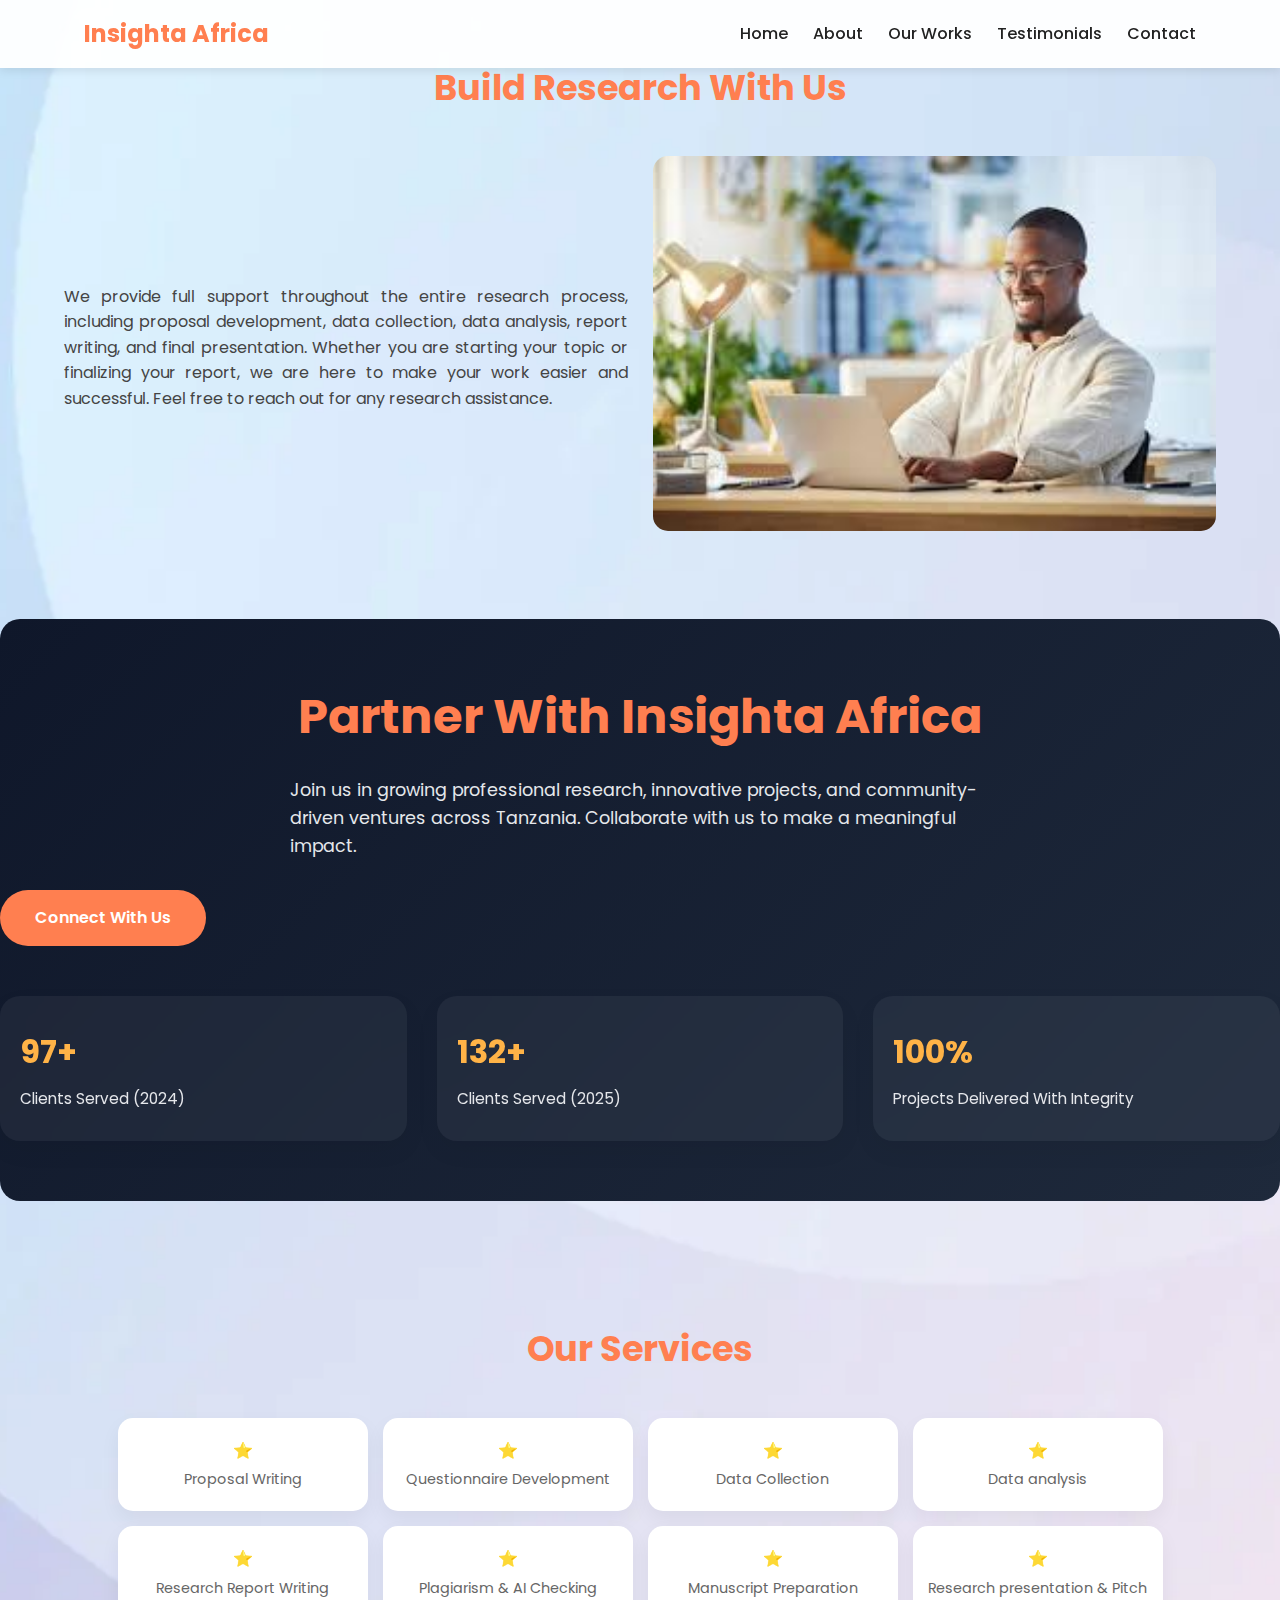
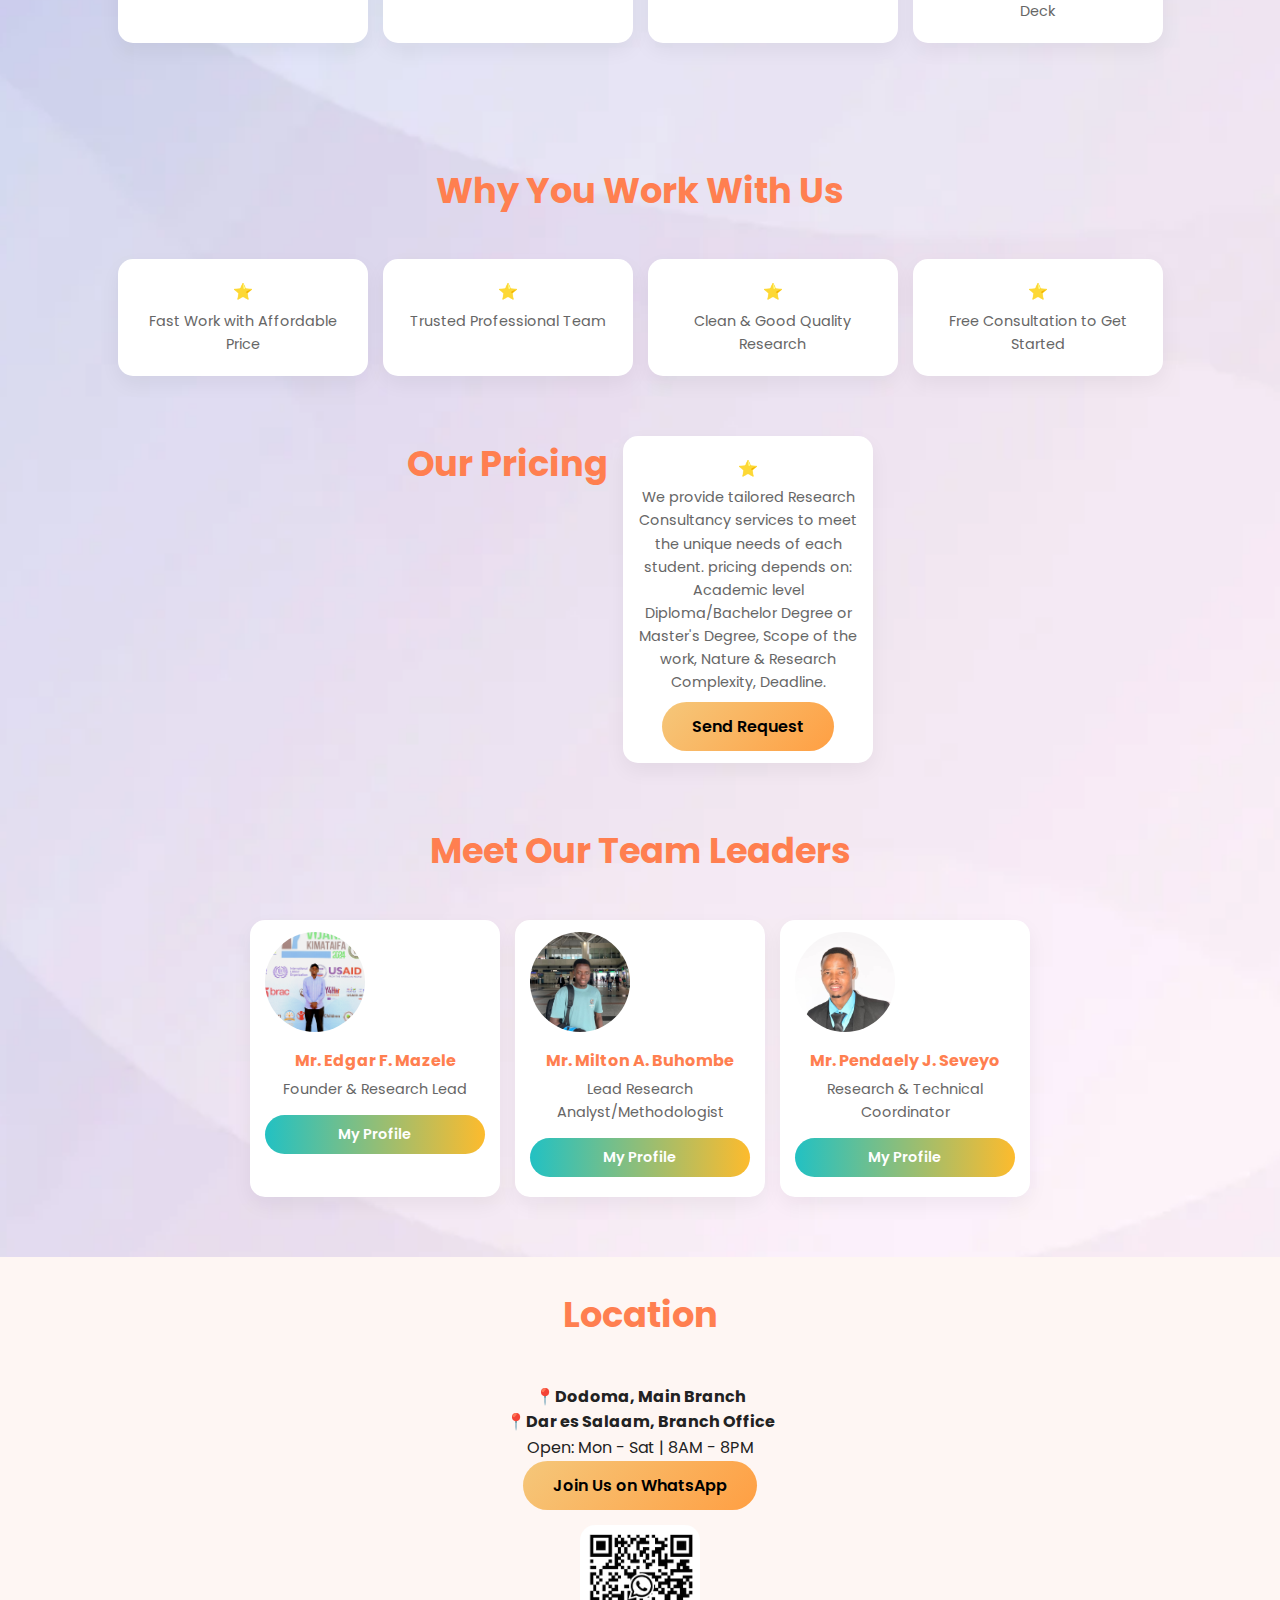
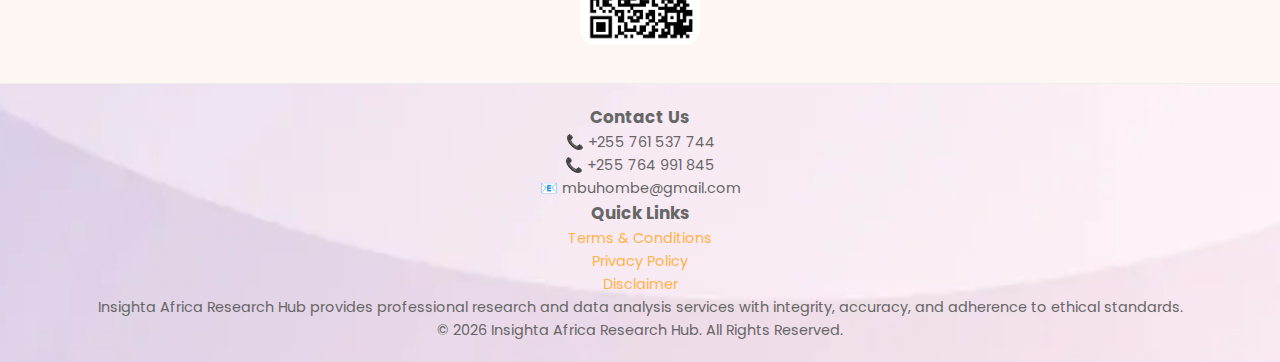
<file: index.html>
<!DOCTYPE html>
<html lang="en">
<head>
  <meta charset="UTF-8">
   <meta name="viewport" content="width=device-width, initial-scale=1.0">
  <title>Insighta Africa | Research Hub</title>
  <meta name="description" content="Insighta Africa Research Hub - Innovative research consultancy in Africa. We provide research, methodology, and innovative solutions for students and professionals.">
  <meta name="keywords" content="Insighta Africa, research hub, research consultancy, innovation, Tanzania, Africa research, UDOM, research services, data collection, writing proposal">
  <meta name="author" content="Buhombe">
  <meta name="google-site-verification" content="m6UbxbURlTrYAju3xj45vdfpsIRUH4-g8oZ2tMp4B18" />
  <link href="https://fonts.googleapis.com/css2?family=Poppins:wght@300;400;500;600;700&display=swap" rel="stylesheet">
  <link rel="stylesheet" href="style.css">
  <link rel="icon" href="/favicon.jpg">
  <link rel="icon" href="favicon.ico">
  <link rel="icon" type="favicon-32.png" sizes="32x32" href="favicon-32.png">
  <link rel="icon" type="favicon-16.png" sizes="16x16" href="favicon-16.png">
  <link rel="apple-touch-icon.png" sizes="180x180" href="/apple-touch-icon.png">
</head>
<body>

  <!-- NAVIGATION -->
  <nav class="navbar">
    <div class="container nav-container">
      <a href="#" class="logo">Insighta Africa</a>
      <ul class="nav-links">
        <li><a href="index.html">Home</a></li>
        <li><a href="about.html">About</a></li>
        <li><a href="Works.html">Our Works</a></li>
        <li><a href="testmony.html">Testimonials</a></li>
        <li><a href="#contact">Contact</a></li>
      </ul>
      <div class="hamburger">
        <span></span>
        <span></span>
        <span></span>
      </div>
    </div>
  </nav>

  <!-- HERO -->
  <section id="about">
    <div class="container">
      <h2>Build Research <span>With Us</span></h2>
      <div class="about-grid">
        <div class="about-text">
           <p>We provide full support throughout the entire research process,
      including proposal development, data collection, data analysis, report writing, and final presentation.
      Whether you are starting your topic or finalizing your report, we are here to make your work easier and successful. 
      Feel free to reach out for any research assistance. </p>
        </div>
        <div class="about-image">
          <img src="images/Application.jpg" alt="Application Image">
        </div>
      </div>
    </div>

    <!-- ================== GROWTH & PARTNERSHIP SECTION ================== -->

    <!-- Partner With Us -->
    <div class="partner-section">
      <div class="partner-content">
        <h2>Partner With Insighta Africa</h2>
        <p>Join us in growing professional research, innovative projects, and community-driven ventures across Tanzania. Collaborate with us to make a meaningful impact.</p>
        <a href="mailto:mbuhombe@gmail.com" class="partner-btn">Connect With Us</a>
      </div>

      <div class="partner-stats">
        <div class="stat-card">
          <h3>97+</h3>
          <p>Clients Served (2024)</p>
        </div>
        <div class="stat-card">
          <h3>132+</h3>
          <p>Clients Served (2025)</p>
        </div>
        <div class="stat-card">
          <h3>100%</h3>
          <p>Projects Delivered With Integrity</p>
        </div>
      </div>
    </div>
  </div>
</section>

<!-- ================== CSS ================== -->
<style>
/* Container */
.container {
  max-width: 1200px;
  width: 90%;
  margin: auto;
  font-family: 'Poppins', Arial, sans-serif;
}

  /* -------- Stats Section -------- */
.stats-section {
  padding: 80px 0;
  text-align: center;
  background: #f9fafb;
}

.stats-section h2 {
  color: #ff7f50;
  margin-bottom: 15px;
  font-size: clamp(28px,4vw,40px);
}

.stats-section p {
  color: #374151;
  max-width: 700px;
  margin: 0 auto 50px;
  font-size: 1rem;
  line-height: 1.5;
}

.stats-grid {
  display: grid;
  grid-template-columns: repeat(auto-fit, minmax(200px,1fr));
  gap: 40px;
}

.stat-card {
  background: #fff;
  padding: 35px;
  border-radius: 15px;
  box-shadow: 0 10px 25px rgba(0,0,0,0.05);
  overflow: hidden;
  transition: transform 0.4s ease;
}

.stat-card:hover {
  transform: translateY(-5px);
}

.stat-card h3 {
  font-size: 2rem;
  color: #111827;
  margin-bottom: 10px;
}

.counter {
  font-weight: 700;
  font-size: 2rem;
  margin-bottom: 5px;
  display: inline-block;
  transform: translateY(-50px);
  opacity: 0;
  transition: all 1s ease-out;
}

.stat-card.show .counter {
  transform: translateY(0);
  opacity: 1;
}

.stat-card p:last-child {
  font-size: 0.95rem;
  color: #4b5563;
}

/* -------- Partner Section -------- */
.partner-section {
  margin-top: 80px;
  background: linear-gradient(135deg, #0f172a, #1e293b);
  color: #ffffff;
  padding: 60px 0;
  border-radius: 20px;
}

.partner-content h2 {
  font-size: clamp(32px,4vw,48px);
  color: #ff7f50;
  margin-bottom: 20px;
}

.partner-content p {
  font-size: 1.1rem;
  max-width: 700px;
  margin: 0 auto 30px;
  line-height: 1.6;
  color: #e5e7eb;
}

.partner-btn {
  display: inline-block;
  padding: 15px 35px;
  background: #ff7f50;
  color: #ffffff;
  border-radius: 50px;
  font-weight: 600;
  text-decoration: none;
  transition: 0.3s;
}

.partner-btn:hover {
  background: #ff9b7c;
  transform: translateY(-3px);
}

/* Partner Stats Cards */
.partner-stats {
  display: grid;
  grid-template-columns: repeat(auto-fit, minmax(180px,1fr));
  gap: 30px;
  margin-top: 50px;
}

.partner-stats .stat-card {
  background: rgba(255,255,255,0.05);
  padding: 30px 20px;
  border-radius: 20px;
  backdrop-filter: blur(10px);
}

.partner-stats .stat-card h3 {
  font-size: 2rem;
  color: #ffb347;
}

.partner-stats .stat-card p {
  font-size: 0.95rem;
  color: #e5e7eb;
}

/* Mobile */
@media(max-width:768px){
  .stats-section, .partner-section { padding: 60px 0; }
  .stats-grid, .partner-stats { gap: 20px; }
  .counter, .partner-stats .stat-card h3 { font-size: 1.8rem; }
  .partner-btn { padding: 12px 28px; font-size: 0.95rem; }
}
</style>

<!-- ================== JS ================== -->
<script>
// -------- Counters Animation for Stats & Partner Section --------
document.addEventListener("DOMContentLoaded", function() {
  const counters = document.querySelectorAll('.counter');
  const partnerCounters = document.querySelectorAll('.partner-stats .stat-card h3');

  function animateCounters(elements) {
    const observer = new IntersectionObserver((entries, obs) => {
      entries.forEach(entry => {
        if(entry.isIntersecting) {
          const counter = entry.target;
          const target = parseInt(counter.getAttribute('data-target') || counter.innerText.replace(/\D/g,''), 10);
          let count = 0;
          const increment = Math.ceil(target / 100);

          const updateCount = () => {
            count += increment;
            if(count < target){
              counter.innerText = count + (counter.hasAttribute('data-target') ? '' : '+');
              requestAnimationFrame(updateCount);
            } else {
              counter.innerText = target + (counter.hasAttribute('data-target') ? '' : '+');
            }
          }

          counter.parentElement.classList.add('show');
          updateCount();
          obs.unobserve(counter);
        }
      });
    }, {threshold: 0.5});

    elements.forEach(el => observer.observe(el));
  }

  animateCounters(counters);
  animateCounters(partnerCounters);
});
</script>

  <!-- SERVICES -->
  <section id="services">
    <div class="container">
      <h2>Our Services</h2>
      <div class="grid">
        <div class="card">
          <h3>⭐</h3>
          <p>Proposal Writing</p>
        </div>
        <div class="card">
          <h3>⭐</h3>
          <p>Questionnaire Development</p>
        </div>
        <div class="card">
          <h3>⭐</h3>
          <p>Data Collection</p>
        </div>
        <div class="card">
          <h3>⭐</h3>
          <p>Data analysis</p>
        </div>

        <div class="card">
          <h3>⭐</h3>
          <p>Research Report Writing</p>
        </div>
        <div class="card">
          <h3>⭐</h3>
          <p>Plagiarism & AI Checking</p>
        </div>
        <div class="card">
          <h3>⭐</h3>
          <p>Manuscript Preparation</p>
        </div>
        <div class="card">
          <h3>⭐</h3>
          <p>Research presentation & Pitch Deck</p>
        </div>


      </div>
    </div>
  </section>

  <!-- WHY US -->
  <section id="services">
    <div class="container">
      <h2>Why You Work With Us</h2>

      <div class="grid">
        <div class="card">
          <h3>⭐</h3>
          <p>Fast Work with Affordable Price</p>
        </div>
        <div class="card">
          <h3>⭐</h3>
          <p>Trusted Professional Team</p>
        </div>
        <div class="card">
          <h3>⭐</h3>
          <p>Clean & Good Quality Research</p>
        </div>
        <div class="card">
          <h3>⭐</h3>
          <p>Free Consultation to Get Started</p>
        </div>
      </div>
    </div>
  </section>

  <section id="pricing">
      <h2>Our Pricing</h2>

    <div class="pricing">
        <div class="card">
          <h3>⭐</h3>
          <p>We provide tailored Research Consultancy services 
            to meet the unique needs of each student. pricing depends on: Academic 
            level Diploma/Bachelor Degree or Master's Degree, Scope of the work, 
            Nature & Research Complexity, Deadline.</p>
    <div class="hero-content">
        <a href="form.html" class="btn-primary">Send Request</a>
      </div>
  </section>

  <!-- TEAM -->
  <section id="team">
    <div class="container">
      <h2>Meet Our Team Leaders</h2>
      <div class="grid">
        <div class="card">
          <img src="images/edgar.jpg" alt="Team Member">
          <h3>Mr. Edgar F. Mazele</h3>
          <div>
            <p>Founder & Research Lead</p>
          </div>
          <p> <a href="edgar.html" class="profile-button">My Profile</a></p>
        </div>

        <div class="card">
          <img src="images/milton.jpg" alt="Team Member">
          <h3>Mr. Milton A. Buhombe</h3>
          <div>
            <p>Lead Research Analyst/Methodologist</p>
          </div>
          <p> <a href="milton.html" class="profile-button">My Profile</a></p>
        </div>

        <div class="card">
          <img src="images/pendaely.jpg" alt="Team Member">
          <h3>Mr. Pendaely J. Seveyo</h3>
          <div>
            <p>Research & Technical Coordinator</p>
          </div>
          <p> <a href="pendaely.html" class="profile-button">My Profile</a></p>
        </div>
      </div>
    </div>
  </section>


  <!-- CONTACT -->
  <section id="contact">
    <div class="container">
      <h2>Location</h2>
      <p><strong>📍Dodoma, Main Branch</strong></p>
      <p><strong>📍Dar es Salaam, Branch Office</strong></p>
      <p>Open: Mon - Sat | 8AM - 8PM</p>
      
      <a href="https://chat.whatsapp.com/HxMQx1OctDv22QVZbIkSz2" class="btn-secondary" target="_blank">Join Us on WhatsApp</a>
    </div>

    <div>
      <img src="images/QRcode.jpg" alt="QRcode" class="QRcode">
    </div>
  </section>

  <!-- FOOTER -->
  <footer class="footer">
  <div class="container footer-grid">

    <div>
      <h3>Contact Us</h3>
      <p>
        📞 +255 761 537 744<br>
        📞 +255 764 991 845<br>
        📧 mbuhombe@gmail.com
      </p>
    </div>

    <div>
      <h3>Quick Links</h3>
      <p>
        <a href="terms.html" style="color:#ffb347; text-decoration:none;">Terms & Conditions</a><br>
        <a href="privacy.html" style="color:#ffb347; text-decoration:none;">Privacy Policy</a><br>
        <a href="disclaimer.html" style="color:#ffb347; text-decoration:none;">Disclaimer</a>
      </p>
    </div>

    <div>
      <p>
        Insighta Africa Research Hub provides professional research and data
        analysis services with integrity, accuracy, and adherence to ethical standards.
      </p>
    </div>

  </div>

  <div id="copyrights">
    © 2026 Insighta Africa Research Hub. All Rights Reserved.
  </div>
</footer>


  <script>
    const hamburger = document.querySelector('.hamburger');
    const navLinks = document.querySelector('.nav-links');

    hamburger.addEventListener('click', () => {
      navLinks.classList.toggle('active');
    });
  </script>

</body>
</html>
</file>
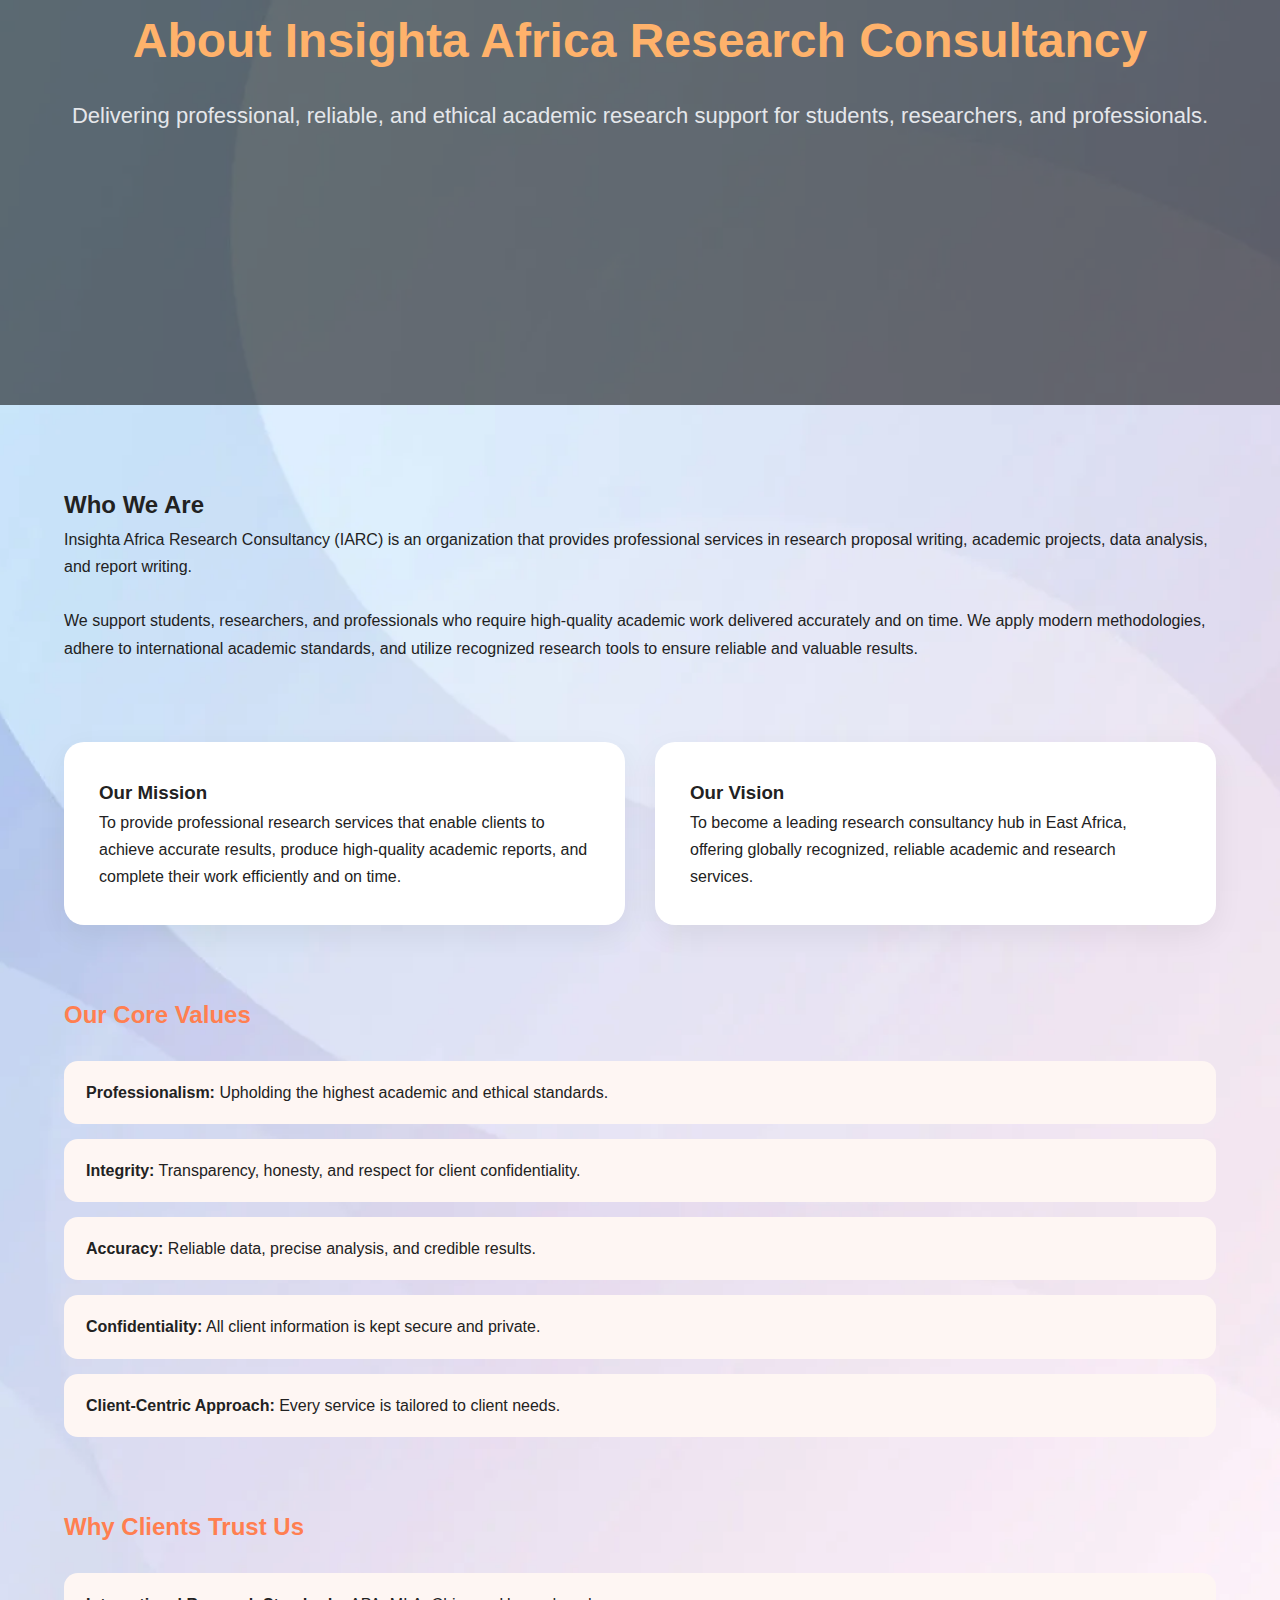
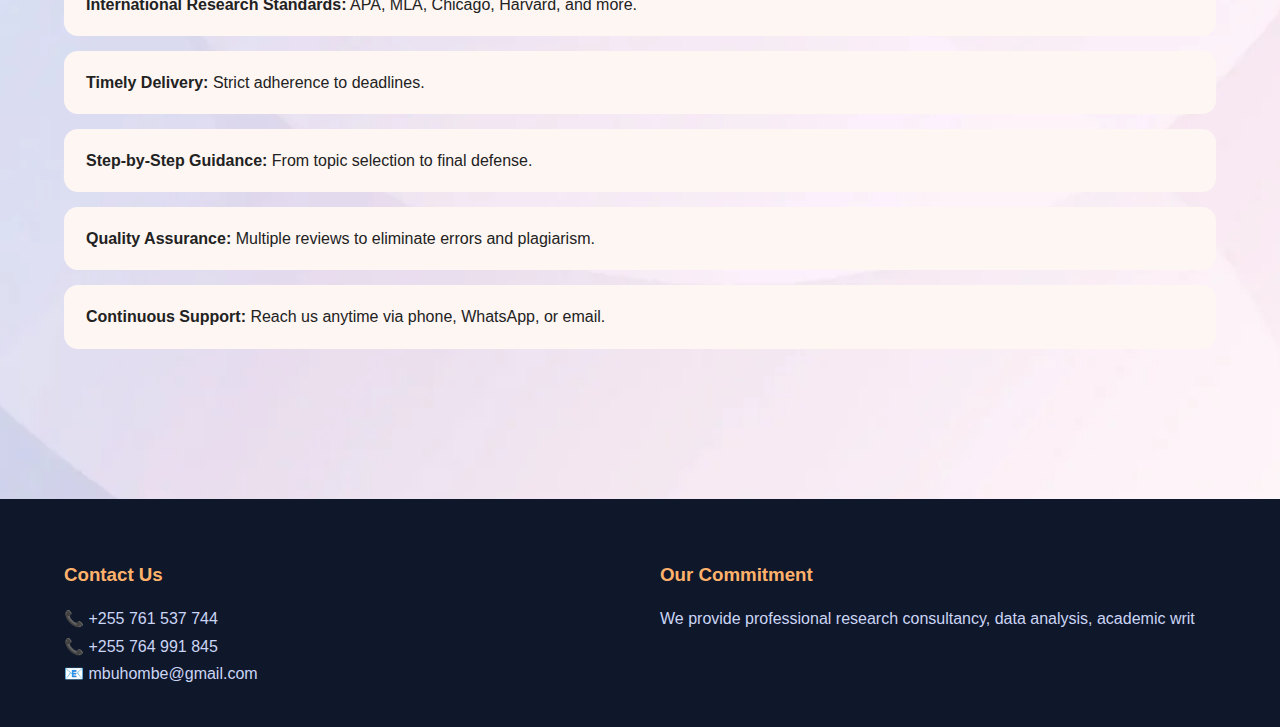
<file: about.html>
<!DOCTYPE html>
<html lang="en">
<head>
  <meta charset="UTF-8" />
  <meta name="viewport" content="width=device-width, initial-scale=1.0" />
  <title>About Us | Insighta Africa Research Consultancy</title>
  <link rel="stylesheet" href="about.css">
  <link rel="icon" href="images/favicon.jpg">
</head>

<body>

  <!-- HERO SECTION -->
  <section class="about-hero">
    <div class="about-hero-overlay"></div>

    <div class="about-hero-content container">
      <div class="hero-text">
        <h1>About Insighta Africa Research Consultancy</h1>
        <p>
          Delivering professional, reliable, and ethical academic research
          support for students, researchers, and professionals.
        </p>
      </div>
    </div>
  </section>

  <!-- ABOUT CONTENT -->
  <section class="about-section container">

    <!-- WHO WE ARE -->
    <div class="about-block">
      <div class="about-text">
        <h2>Who We Are</h2>
        <p>
          Insighta Africa Research Consultancy (IARC) is an organization that provides
          professional services in research proposal writing, academic projects,
          data analysis, and report writing.
          <br /><br />
          We support students, researchers, and professionals who require
          high-quality academic work delivered accurately and on time. We apply
          modern methodologies, adhere to international academic standards, and
          utilize recognized research tools to ensure reliable and valuable results.
        </p>
      </div>
    </div>

    <!-- MISSION & VISION -->
    <div class="about-grid">

      <div class="about-card">
        <h3>Our Mission</h3>
        <p>
          To provide professional research services that enable clients to
          achieve accurate results, produce high-quality academic reports,
          and complete their work efficiently and on time.
        </p>
      </div>

      <div class="about-card">
        <h3>Our Vision</h3>
        <p>
          To become a leading research consultancy hub in East Africa,
          offering globally recognized, reliable academic and research services.
        </p>
      </div>

    </div>

    <!-- CORE VALUES -->
    <div class="about-values">
      <h2>Our Core Values</h2>

      <ul>
        <li><strong>Professionalism:</strong> Upholding the highest academic and ethical standards.</li>
        <li><strong>Integrity:</strong> Transparency, honesty, and respect for client confidentiality.</li>
        <li><strong>Accuracy:</strong> Reliable data, precise analysis, and credible results.</li>
        <li><strong>Confidentiality:</strong> All client information is kept secure and private.</li>
        <li><strong>Client-Centric Approach:</strong> Every service is tailored to client needs.</li>
      </ul>
    </div>

    <!-- WHY TRUST US -->
    <div class="about-trust">
      <h2>Why Clients Trust Us</h2>

      <ul>
        <li><strong>International Research Standards:</strong> APA, MLA, Chicago, Harvard, and more.</li>
        <li><strong>Timely Delivery:</strong> Strict adherence to deadlines.</li>
        <li><strong>Step-by-Step Guidance:</strong> From topic selection to final defense.</li>
        <li><strong>Quality Assurance:</strong> Multiple reviews to eliminate errors and plagiarism.</li>
        <li><strong>Continuous Support:</strong> Reach us anytime via phone, WhatsApp, or email.</li>
      </ul>
    </div>

  </section>

  <!-- FOOTER -->
  <footer class="footer">
    <div class="footer-content container">

      <div>
        <h3>Contact Us</h3>
        <p>
          📞 +255 761 537 744 <br />
          📞 +255 764 991 845 <br />
          📧 mbuhombe@gmail.com
        </p>
      </div>

      <div>
        <h3>Our Commitment</h3>
        <p>
          We provide professional research consultancy, data analysis,
          academic writ
</file>
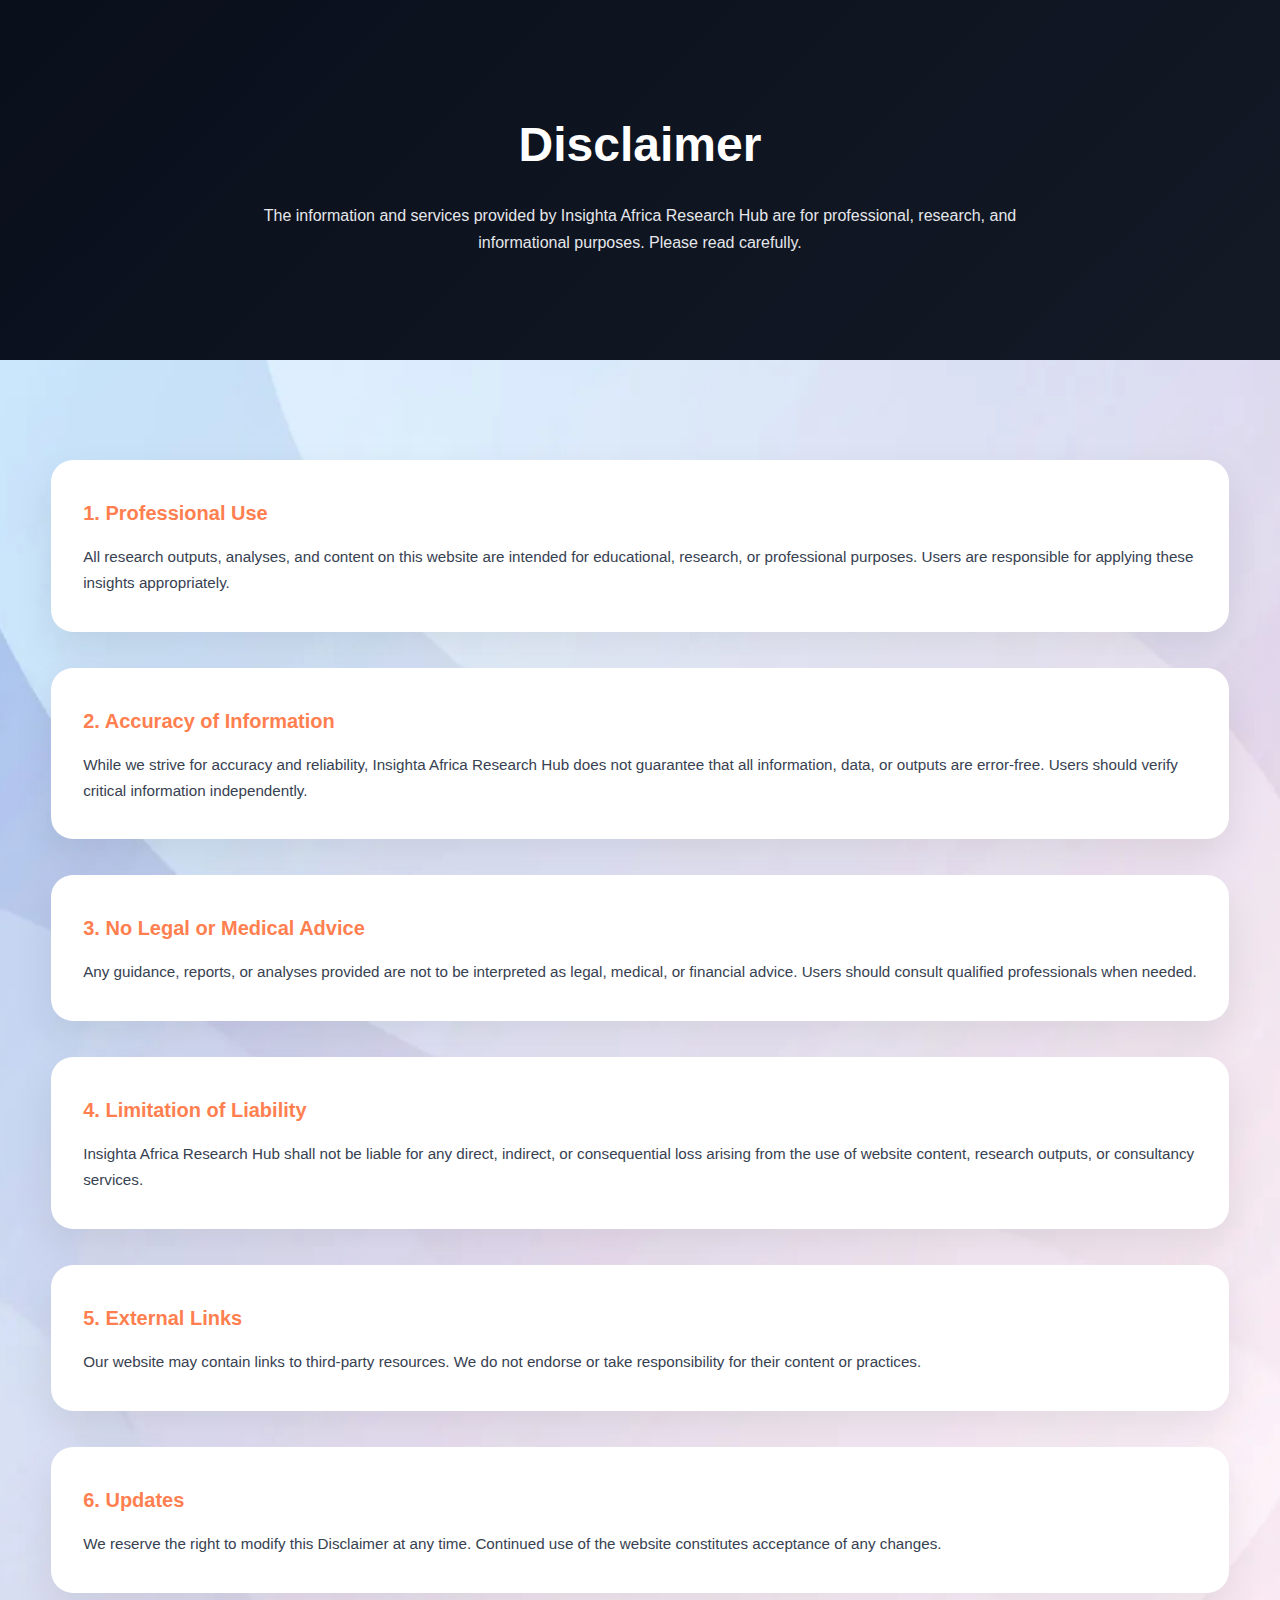
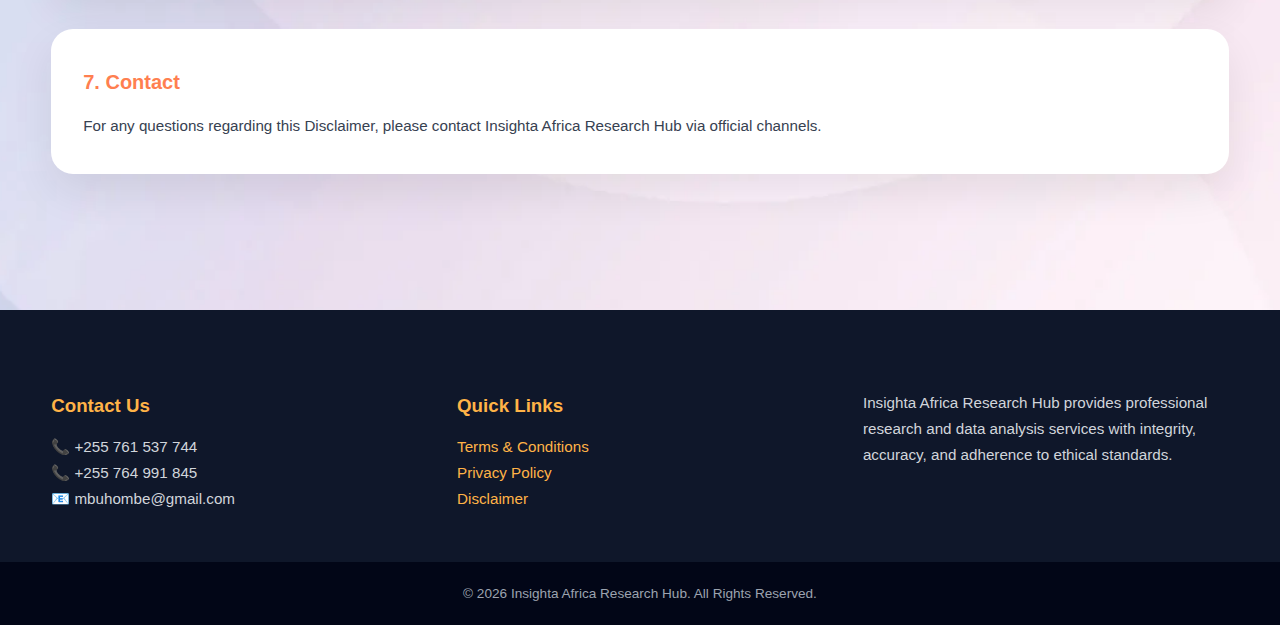
<file: disclaimer.html>
<!DOCTYPE html>
<html lang="en">
<head>
  <meta charset="UTF-8">
  <title>Disclaimer | Insighta Africa Research Hub</title>
  <meta name="viewport" content="width=device-width, initial-scale=1.0">
  <link rel="stylesheet" href="disclaimer.css">
  <link rel="icon" href="images/favicon.jpg">
</head>
<body>

<!-- PAGE HERO -->
<header class="page-hero">
  <div class="overlay"></div>
  <div class="container">
    <h1>Disclaimer</h1>
    <p>
      The information and services provided by Insighta Africa Research Hub are for professional, research, and informational purposes. Please read carefully.
    </p>
  </div>
</header>

<!-- DISCLAIMER SECTION -->
<section class="disclaimer">
  <div class="container">

    <div class="disclaimer-card">
      <h2>1. Professional Use</h2>
      <p>
        All research outputs, analyses, and content on this website are intended for educational, research, or professional purposes. Users are responsible for applying these insights appropriately.
      </p>
    </div>

    <div class="disclaimer-card">
      <h2>2. Accuracy of Information</h2>
      <p>
        While we strive for accuracy and reliability, Insighta Africa Research Hub does not guarantee that all information, data, or outputs are error-free. Users should verify critical information independently.
      </p>
    </div>

    <div class="disclaimer-card">
      <h2>3. No Legal or Medical Advice</h2>
      <p>
        Any guidance, reports, or analyses provided are not to be interpreted as legal, medical, or financial advice. Users should consult qualified professionals when needed.
      </p>
    </div>

    <div class="disclaimer-card">
      <h2>4. Limitation of Liability</h2>
      <p>
        Insighta Africa Research Hub shall not be liable for any direct, indirect, or consequential loss arising from the use of website content, research outputs, or consultancy services.
      </p>
    </div>

    <div class="disclaimer-card">
      <h2>5. External Links</h2>
      <p>
        Our website may contain links to third-party resources. We do not endorse or take responsibility for their content or practices.
      </p>
    </div>

    <div class="disclaimer-card">
      <h2>6. Updates</h2>
      <p>
        We reserve the right to modify this Disclaimer at any time. Continued use of the website constitutes acceptance of any changes.
      </p>
    </div>

    <div class="disclaimer-card">
      <h2>7. Contact</h2>
      <p>
        For any questions regarding this Disclaimer, please contact Insighta Africa Research Hub via official channels.
      </p>
    </div>

  </div>
</section>

<!-- FOOTER -->
<footer class="footer">
  <div class="container footer-grid">

    <div>
      <h3>Contact Us</h3>
      <p>
        📞 +255 761 537 744<br>
        📞 +255 764 991 845<br>
        📧 mbuhombe@gmail.com
      </p>
    </div>

    <div>
      <h3>Quick Links</h3>
      <p>
        <a href="terms.html" style="color:#ffb347; text-decoration:none;">Terms & Conditions</a><br>
        <a href="privacy.html" style="color:#ffb347; text-decoration:none;">Privacy Policy</a><br>
        <a href="disclaimer.html" style="color:#ffb347; text-decoration:none;">Disclaimer</a>
      </p>
    </div>

    <div>
      <p>
        Insighta Africa Research Hub provides professional research and data
        analysis services with integrity, accuracy, and adherence to ethical standards.
      </p>
    </div>

  </div>

  <div id="copyrights">
    © 2026 Insighta Africa Research Hub. All Rights Reserved.
  </div>
</footer>

</body>
</html>
</file>
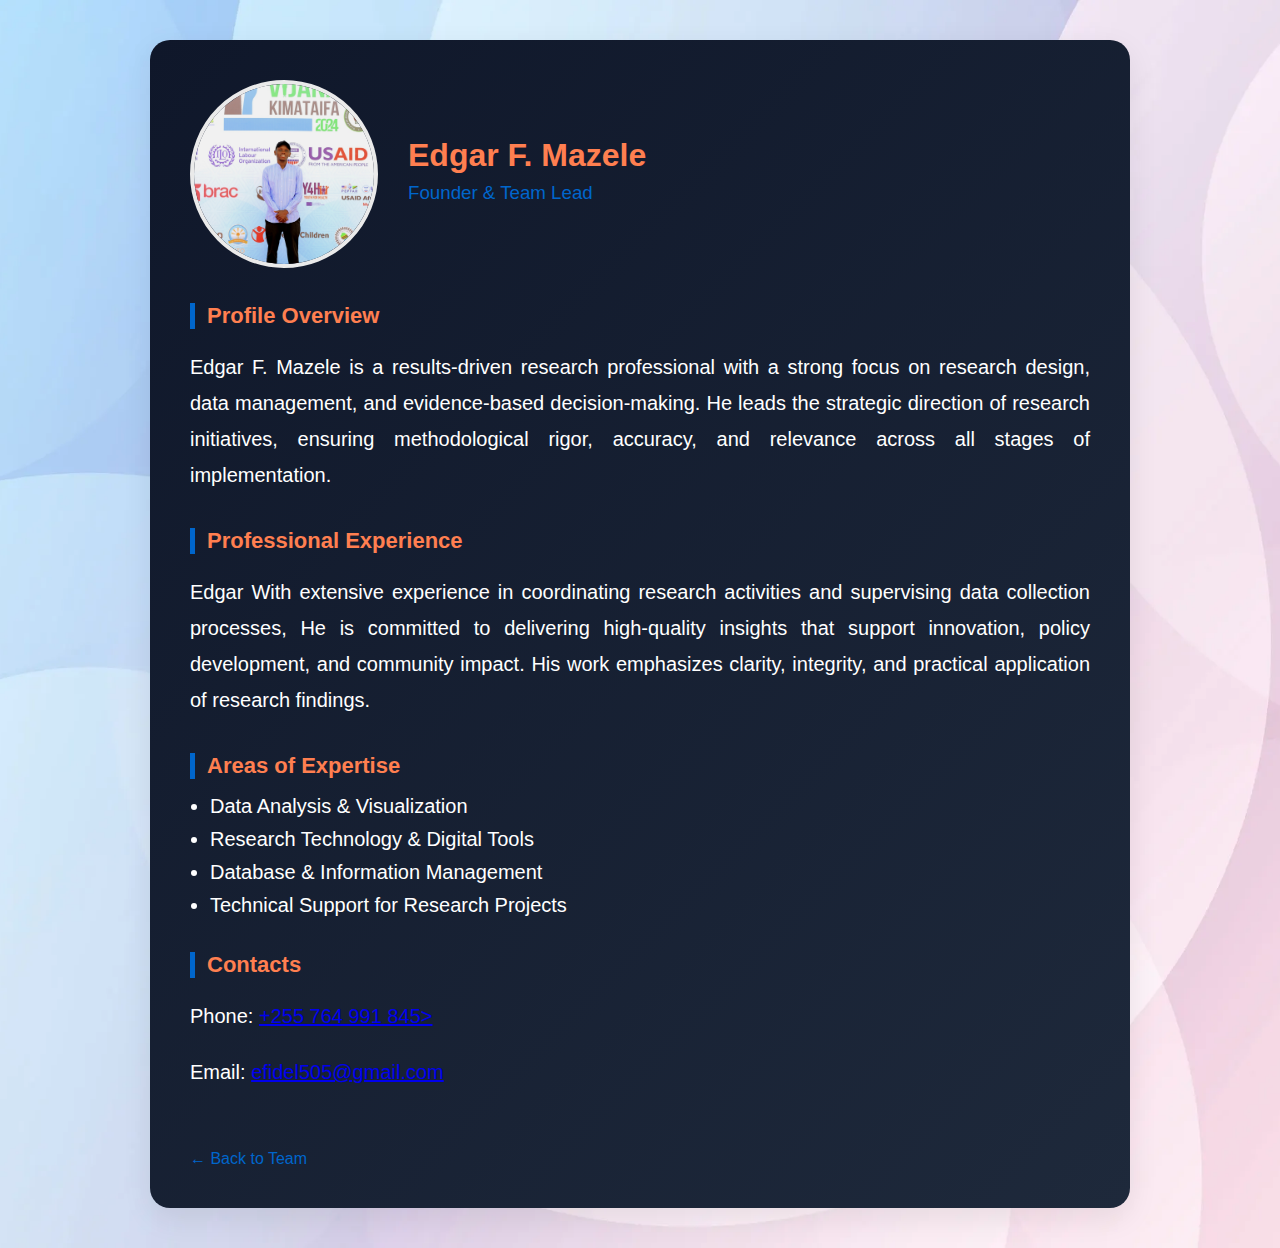
<file: edgar.html>
<!DOCTYPE html>
<html lang="en">
<head>
  <meta charset="UTF-8" />
  <meta name="viewport" content="width=device-width, initial-scale=1.0"/>
  <title>Edgar F. Mazele | Founder & Team Lead</title>
  <link rel="icon" href="images/favicon.jpg">
  <style>
    body {
      margin: 0;
      font-family: "Segoe UI", Tahoma, Geneva, Verdana, sans-serif;
      background: url('images/background.jpg') no-repeat center center/cover;
      color: #333;
    }
    .container {
  max-width: 900px;
  margin: 40px auto;
  /* background linear gradient style like partner section */
  background: linear-gradient(135deg, #0f172a, #1e293b);
  color: #ffffff; /* optional: match partner-section text color */
  padding: 40px;
  border-radius: 20px; /* match partner-section */
  box-shadow: 0 10px 30px rgba(0,0,0,0.08);
  }
    .profile-header {
      display: flex;
      flex-wrap: wrap;
      align-items: center;
      gap: 30px;
    }
    .profile-header img {
      width: 180px;
      height: 180px;
      object-fit: cover;
      border-radius: 50%;
      border: 4px solid #eaeaea;
    }
    .profile-info h1 {
      margin: 0;
      font-size: 32px;
      color: #ff7f50;
    }
    .profile-info h3 {
      margin: 8px 0;
      font-weight: 500;
      color: #0066cc;
    }
    .section {
      margin-top: 35px;
    }
    .section h2 {
      margin-bottom: 15px;
      font-size: 22px;
      border-left: 5px solid #0066cc;
      padding-left: 12px;
      color: #ff7f50;
    }
    .section p {
      line-height: 1.8;
      font-size: 20px;
      text-align: justify;
    }
    ul {
      padding-left: 20px;
    }
    ul li {
      margin-bottom: 10px;
      font-size: 20px;
    }
    .back-link {
      margin-top: 40px;
      display: inline-block;
      text-decoration: none;
      color: #0066cc;
      font-weight: 500;
    }
  </style>
</head>
<body>

  <div class="container">

    <div class="profile-header">
      <img src="images/edgar.jpg" alt="Edgar F. Mazele">
      <div class="profile-info">
        <h1>Edgar F. Mazele</h1>
        <h3>Founder & Team Lead</h3>
      </div>
    </div>

    <div class="section">
      <h2>Profile Overview</h2>
      <p>
        Edgar F. Mazele is a results-driven research professional with a strong focus on
        research design, data management, and evidence-based decision-making.
        He leads the strategic direction of research initiatives, ensuring methodological
        rigor, accuracy, and relevance across all stages of implementation.
      </p>
    </div>

    <div class="section">
      <h2>Professional Experience</h2>
      <p>
        Edgar With extensive experience in coordinating research activities and supervising
        data collection processes, He is committed to delivering high-quality insights
        that support innovation, policy development, and community impact.
        His work emphasizes clarity, integrity, and practical application of research findings. 
      </p>
    </div>

    <div class="section">
      <h2>Areas of Expertise</h2>
      <ul>
        <li>Data Analysis & Visualization</li>
        <li>Research Technology & Digital Tools</li>
        <li>Database & Information Management</li>
        <li>Technical Support for Research Projects</li>
      </ul>
    </div>
    
    <div class="section">
      <h2>Contacts</h2>
      <p>Phone: <a href="tel:+255 764 991 845">+255 764 991 845></a></p>
      <p>Email: <a href="mailto:efidel505@gmail.com">efidel505@gmail.com</a></p>
    </div>

    <a href="index.html" class="back-link">← Back to Team</a>

  </div>

</body>
</html>
</file>
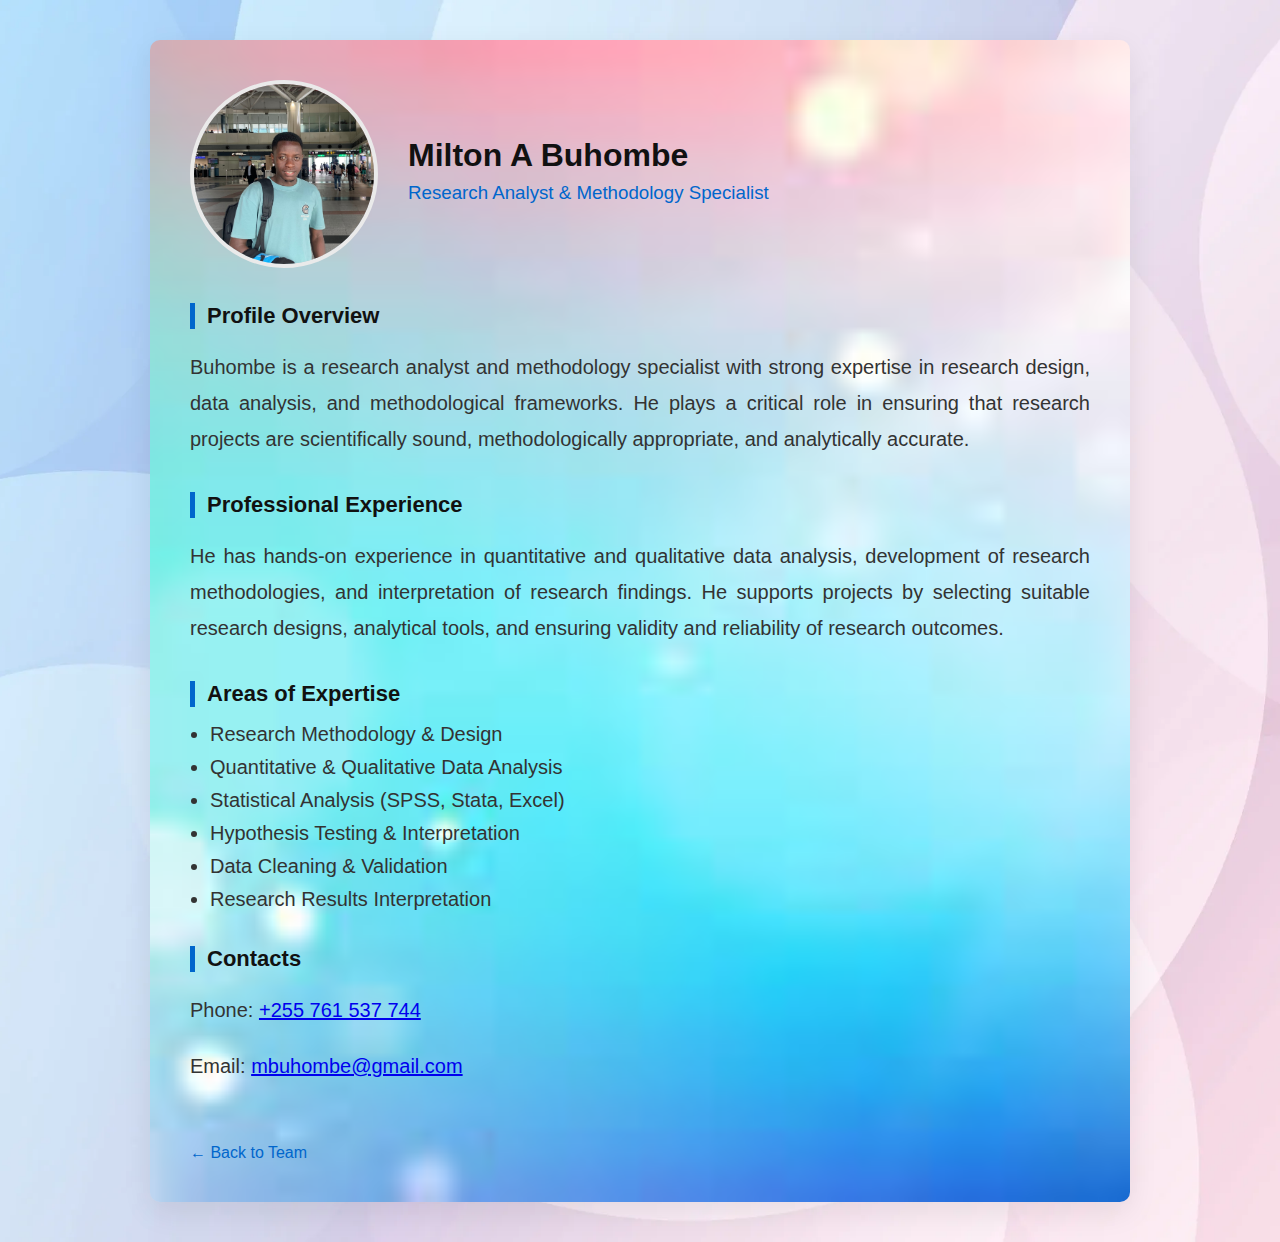
<file: milton.html>
<!DOCTYPE html>
<html lang="en">
<head>
  <meta charset="UTF-8" />
  <meta name="viewport" content="width=device-width, initial-scale=1.0"/>
  <title>Milton A. Buhombe | Research Analyst & Methodology Specialist</title>
  <link rel="icon" href="images/favicon.jpg">
  <style>
    body {
      margin: 0;
      font-family: "Segoe UI", Tahoma, Geneva, Verdana, sans-serif;
      background: url('images/background.jpg') no-repeat center center/cover;
      color: #333;
    }
    .container {
      max-width: 900px;
      margin: 40px auto;
      background: url('images/container.jpg') no-repeat center center/cover;
      padding: 40px;
      border-radius: 10px;
      box-shadow: 0 10px 30px rgba(0,0,0,0.08);
    }
    .profile-header {
      display: flex;
      flex-wrap: wrap;
      align-items: center;
      gap: 30px;
    }
    .profile-header img {
      width: 180px;
      height: 180px;
      object-fit: cover;
      border-radius: 50%;
      border: 4px solid #eaeaea;
    }
    .profile-info h1 {
      margin: 0;
      font-size: 32px;
      color: #111;
    }
    .profile-info h3 {
      margin: 8px 0;
      font-weight: 500;
      color: #0066cc;
    }
    .section {
      margin-top: 35px;
    }
    .section h2 {
      margin-bottom: 15px;
      font-size: 22px;
      border-left: 5px solid #0066cc;
      padding-left: 12px;
      color: #111;
    }
    .section p {
      line-height: 1.8;
      font-size: 20px;
      text-align: justify;
    }
    ul {
      padding-left: 20px;
    }
    ul li {
      margin-bottom: 10px;
      font-size: 20px;
    }
    .back-link {
      margin-top: 40px;
      display: inline-block;
      text-decoration: none;
      color: #0066cc;
      font-weight: 500;
    }
  </style>
</head>
<body>

  <div class="container">

    <div class="profile-header">
      <img src="images/milton.jpg" alt="Pendaely Joseph Seveyo">
      <div class="profile-info">
        <h1>Milton A Buhombe</h1>
        <h3>Research Analyst & Methodology Specialist</h3>
      </div>
    </div>

    <div class="section">
      <h2>Profile Overview</h2>
      <p>
        Buhombe is a research analyst and methodology specialist with strong
        expertise in research design, data analysis, and methodological frameworks.
        He plays a critical role in ensuring that research projects are scientifically sound,
        methodologically appropriate, and analytically accurate.
      </p>
    </div>

    <div class="section">
      <h2>Professional Experience</h2>
      <p>
        He has hands-on experience in quantitative and qualitative data analysis,
        development of research methodologies, and interpretation of research findings.
        He supports projects by selecting suitable research designs, analytical tools,
        and ensuring validity and reliability of research outcomes.
      </p>
    </div>

    <div class="section">
      <h2>Areas of Expertise</h2>
      <ul>
        <li>Research Methodology & Design</li>
        <li>Quantitative & Qualitative Data Analysis</li>
        <li>Statistical Analysis (SPSS, Stata, Excel)</li>
        <li>Hypothesis Testing & Interpretation</li>
        <li>Data Cleaning & Validation</li>
        <li>Research Results Interpretation</li>
      </ul>
    </div>

    <div class="section">
      <h2>Contacts</h2>
      <p>Phone: <a href="tel:+255 761 537 744">+255 761 537 744</a></p>
      <p>Email: <a href="mailto:mbuhombe@gmail.com">mbuhombe@gmail.com</a></p>
    </div>

    <a href="index.html" class="back-link">← Back to Team</a>

  </div>

</body>

</html>
</file>
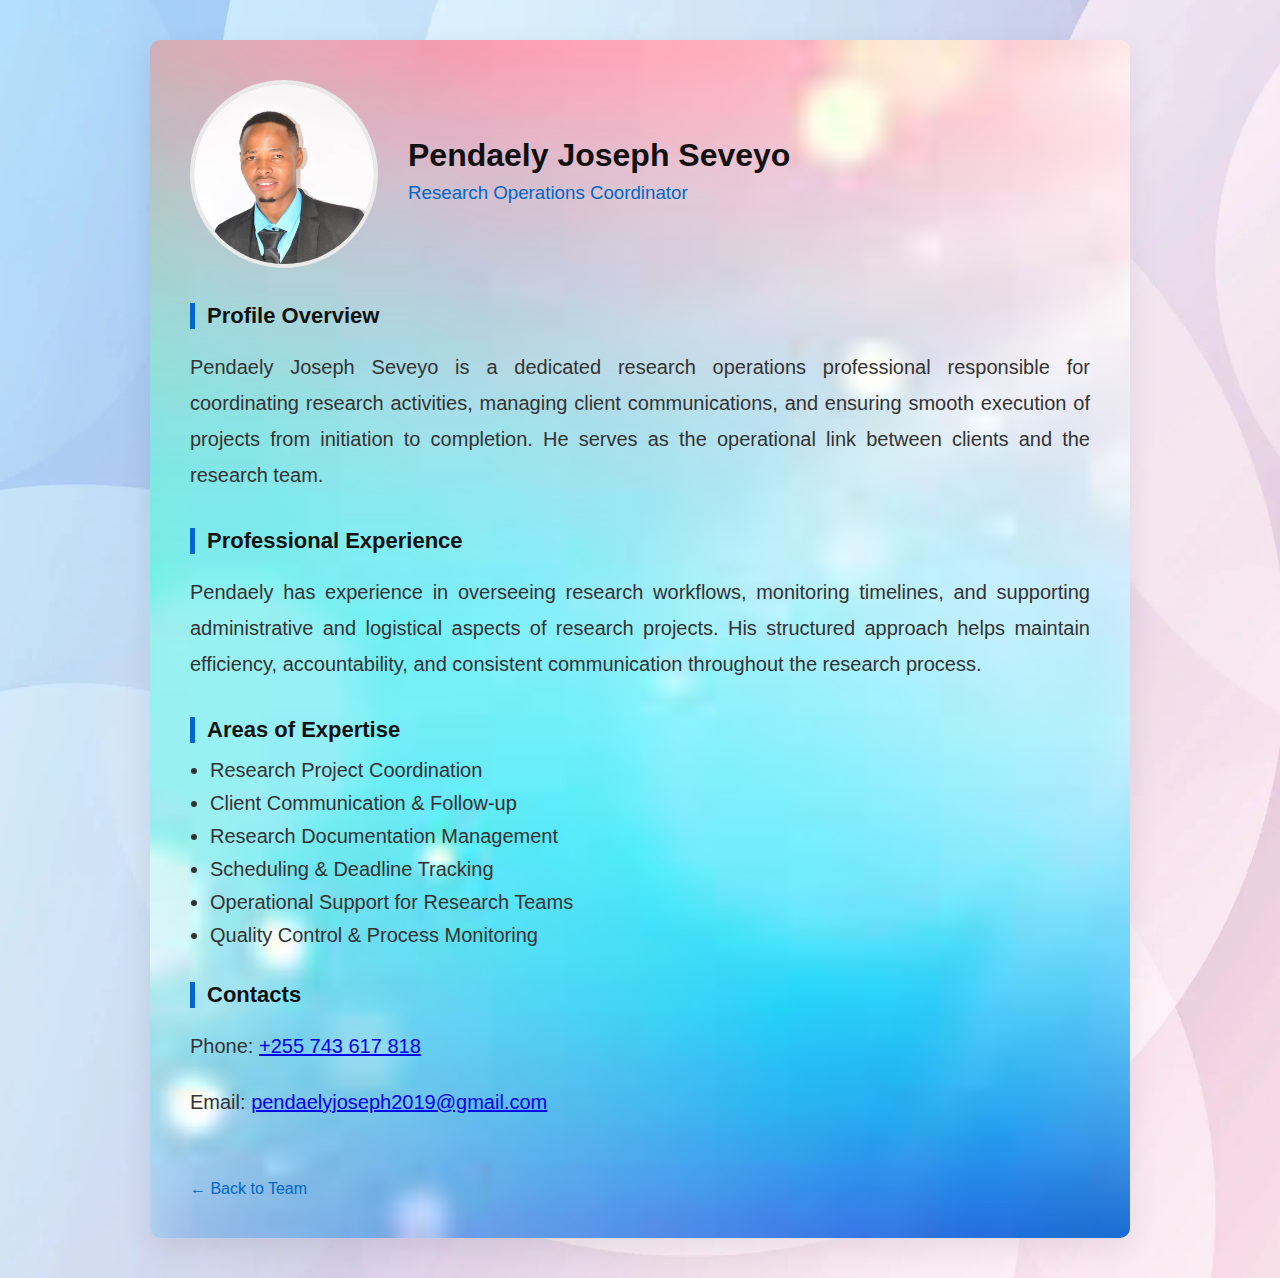
<file: pendaely.html>
<!DOCTYPE html>
<html lang="en">
<head>
  <meta charset="UTF-8" />
  <meta name="viewport" content="width=device-width, initial-scale=1.0"/>
  <title>Pendaely Joseph Seveyo | Research Operations Coordinator</title>
  <link rel="icon" href="images/favicon.jpg">
  <style>
    body {
      margin: 0;
      font-family: "Segoe UI", Tahoma, Geneva, Verdana, sans-serif;
      background: url('images/background.jpg') no-repeat center center/cover;
      color: #333;
    }
    .container {
      max-width: 900px;
      margin: 40px auto;
      background: url('images/container.jpg') no-repeat center center/cover;
      padding: 40px;
      border-radius: 10px;
      box-shadow: 0 10px 30px rgba(0,0,0,0.08);
    }
    .profile-header {
      display: flex;
      flex-wrap: wrap;
      align-items: center;
      gap: 30px;
    }
    .profile-header img {
      width: 180px;
      height: 180px;
      object-fit: cover;
      border-radius: 50%;
      border: 4px solid #eaeaea;
    }
    .profile-info h1 {
      margin: 0;
      font-size: 32px;
      color: #111;
    }
    .profile-info h3 {
      margin: 8px 0;
      font-weight: 500;
      color: #0066cc;
    }
    .section {
      margin-top: 35px;
    }
    .section h2 {
      margin-bottom: 15px;
      font-size: 22px;
      border-left: 5px solid #0066cc;
      padding-left: 12px;
      color: #111;
    }
    .section p {
      line-height: 1.8;
      font-size: 20px;
      text-align: justify;
    }
    ul {
      padding-left: 20px;
    }
    ul li {
      margin-bottom: 10px;
      font-size: 20px;
    }
    .back-link {
      margin-top: 40px;
      display: inline-block;
      text-decoration: none;
      color: #0066cc;
      font-weight: 500;
    }
  </style>
</head>
<body>

  <div class="container">

    <div class="profile-header">
      <img src="images/pendaely.jpg" alt="Pendaely Joseph Seveyo">
      <div class="profile-info">
        <h1>Pendaely Joseph Seveyo</h1>
        <h3>Research Operations Coordinator</h3>
      </div>
    </div>

    <div class="section">
      <h2>Profile Overview</h2>
      <p>
        Pendaely Joseph Seveyo is a dedicated research operations professional responsible
        for coordinating research activities, managing client communications, and ensuring
        smooth execution of projects from initiation to completion. He serves as the
        operational link between clients and the research team.
      </p>
    </div>

    <div class="section">
      <h2>Professional Experience</h2>
      <p>
        Pendaely has experience in overseeing research workflows, monitoring timelines,
        and supporting administrative and logistical aspects of research projects.
        His structured approach helps maintain efficiency, accountability, and
        consistent communication throughout the research process.
      </p>
    </div>

    <div class="section">
      <h2>Areas of Expertise</h2>
      <ul>
        <li>Research Project Coordination</li>
        <li>Client Communication & Follow-up</li>
        <li>Research Documentation Management</li>
        <li>Scheduling & Deadline Tracking</li>
        <li>Operational Support for Research Teams</li>
        <li>Quality Control & Process Monitoring</li>
      </ul>
    </div>

    <div class="section">
      <h2>Contacts</h2>
      <p>Phone: <a href="tel:+255 743 617 818">+255 743 617 818</a></p>
      <p>Email: <a href="mailto:pendaelyjoseph2019@gmail.com">pendaelyjoseph2019@gmail.com</a></p>
    </div>

    <a href="index.html" class="back-link">← Back to Team</a>

  </div>

</body>
  
</html>
</file>
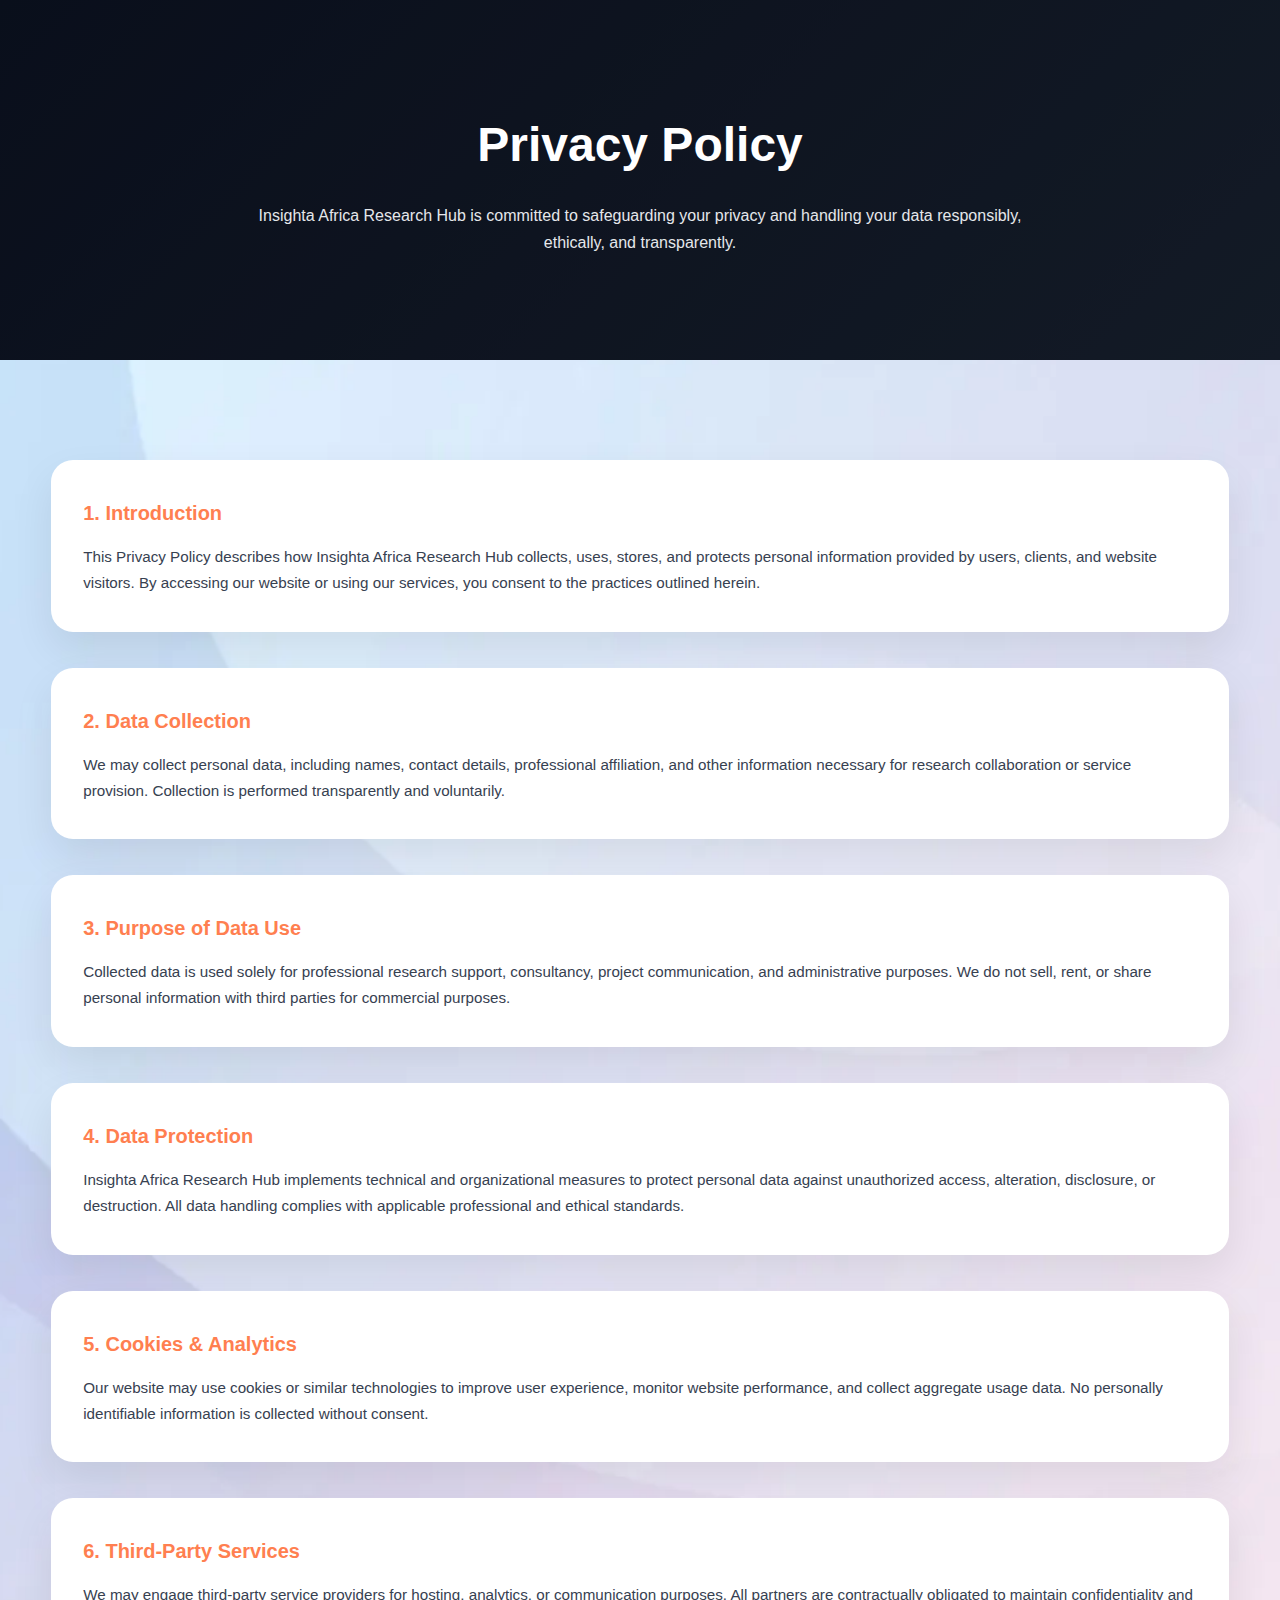
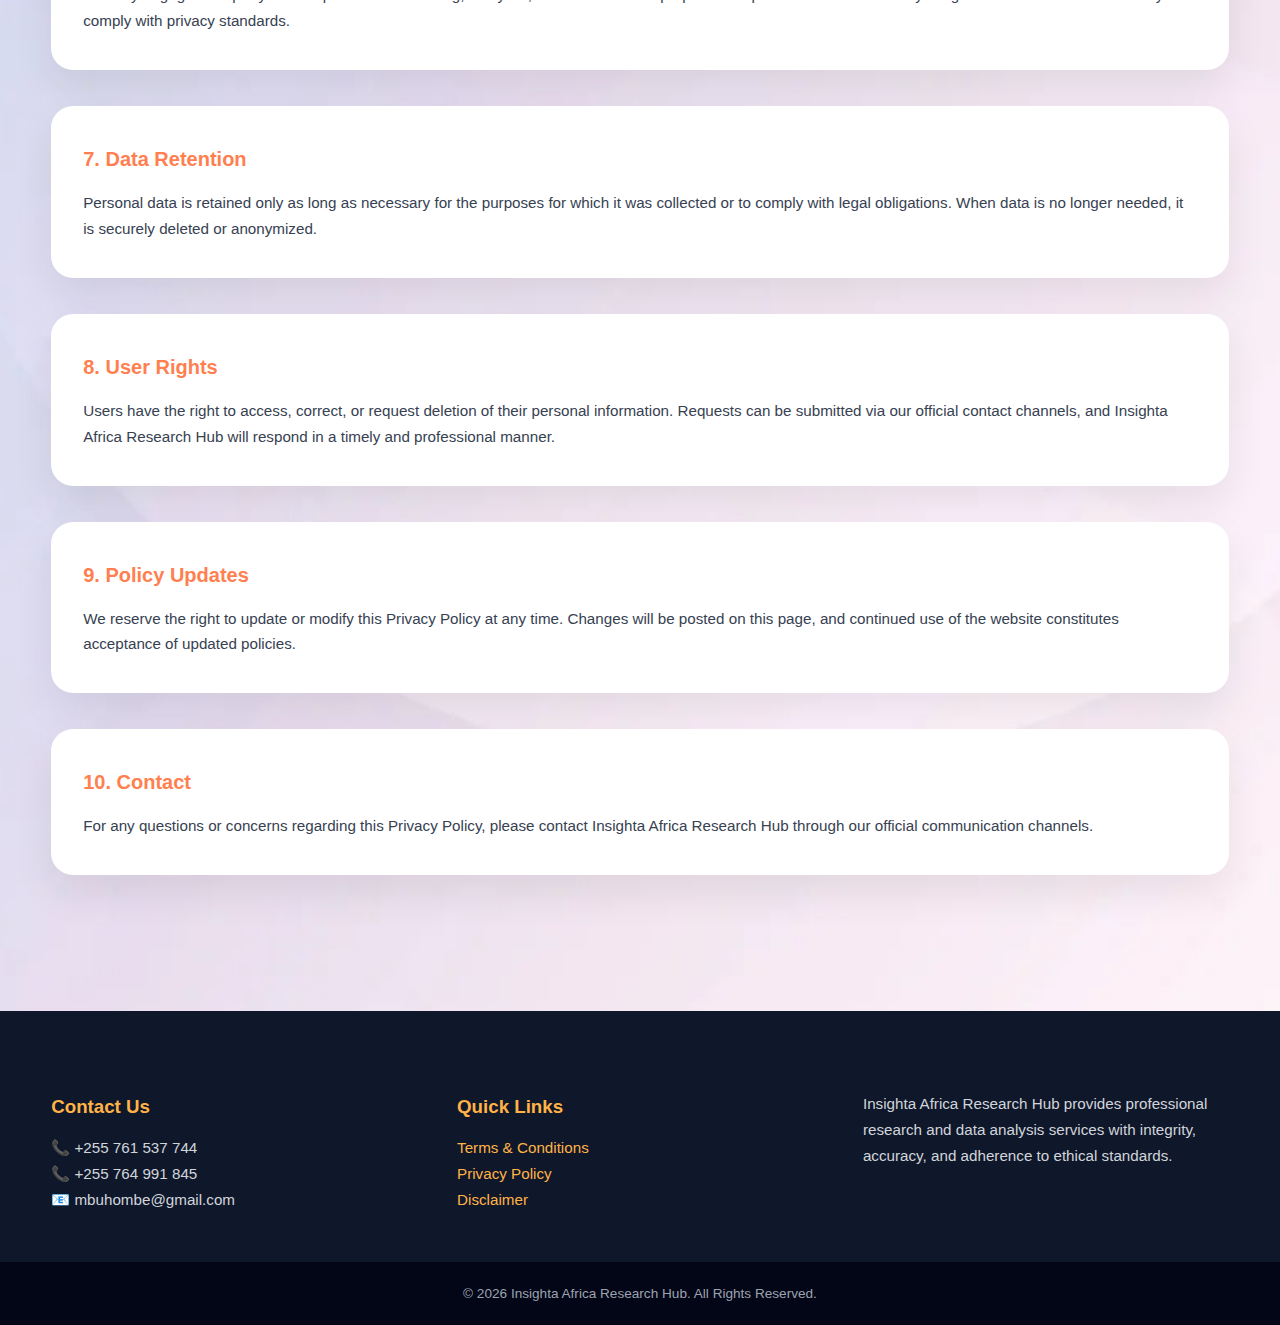
<file: privacy.html>
<!DOCTYPE html>
<html lang="en">
<head>
  <meta charset="UTF-8">
  <title>Privacy Policy | Insighta Africa Research Hub</title>
  <meta name="viewport" content="width=device-width, initial-scale=1.0">
  <link rel="stylesheet" href="privacy.css">
  <link rel="icon" href="images/favicon.jpg">
</head>
<body>

<!-- PAGE HERO -->
<header class="page-hero">
  <div class="overlay"></div>
  <div class="container">
    <h1>Privacy Policy</h1>
    <p>
      Insighta Africa Research Hub is committed to safeguarding your privacy and handling your data responsibly, ethically, and transparently.
    </p>
  </div>
</header>

<!-- PRIVACY SECTION -->
<section class="privacy">
  <div class="container">

    <div class="privacy-card">
      <h2>1. Introduction</h2>
      <p>
        This Privacy Policy describes how Insighta Africa Research Hub collects, uses, stores, and protects personal information provided by users, clients, and website visitors. By accessing our website or using our services, you consent to the practices outlined herein.
      </p>
    </div>

    <div class="privacy-card">
      <h2>2. Data Collection</h2>
      <p>
        We may collect personal data, including names, contact details, professional affiliation, and other information necessary for research collaboration or service provision. Collection is performed transparently and voluntarily.
      </p>
    </div>

    <div class="privacy-card">
      <h2>3. Purpose of Data Use</h2>
      <p>
        Collected data is used solely for professional research support, consultancy, project communication, and administrative purposes. We do not sell, rent, or share personal information with third parties for commercial purposes.
      </p>
    </div>

    <div class="privacy-card">
      <h2>4. Data Protection</h2>
      <p>
        Insighta Africa Research Hub implements technical and organizational measures to protect personal data against unauthorized access, alteration, disclosure, or destruction. All data handling complies with applicable professional and ethical standards.
      </p>
    </div>

    <div class="privacy-card">
      <h2>5. Cookies & Analytics</h2>
      <p>
        Our website may use cookies or similar technologies to improve user experience, monitor website performance, and collect aggregate usage data. No personally identifiable information is collected without consent.
      </p>
    </div>

    <div class="privacy-card">
      <h2>6. Third-Party Services</h2>
      <p>
        We may engage third-party service providers for hosting, analytics, or communication purposes. All partners are contractually obligated to maintain confidentiality and comply with privacy standards.
      </p>
    </div>

    <div class="privacy-card">
      <h2>7. Data Retention</h2>
      <p>
        Personal data is retained only as long as necessary for the purposes for which it was collected or to comply with legal obligations. When data is no longer needed, it is securely deleted or anonymized.
      </p>
    </div>

    <div class="privacy-card">
      <h2>8. User Rights</h2>
      <p>
        Users have the right to access, correct, or request deletion of their personal information. Requests can be submitted via our official contact channels, and Insighta Africa Research Hub will respond in a timely and professional manner.
      </p>
    </div>

    <div class="privacy-card">
      <h2>9. Policy Updates</h2>
      <p>
        We reserve the right to update or modify this Privacy Policy at any time. Changes will be posted on this page, and continued use of the website constitutes acceptance of updated policies.
      </p>
    </div>

    <div class="privacy-card">
      <h2>10. Contact</h2>
      <p>
        For any questions or concerns regarding this Privacy Policy, please contact Insighta Africa Research Hub through our official communication channels.
      </p>
    </div>

  </div>
</section>

<!-- FOOTER -->
<footer class="footer">
  <div class="container footer-grid">

    <div>
      <h3>Contact Us</h3>
      <p>
        📞 +255 761 537 744<br>
        📞 +255 764 991 845<br>
        📧 mbuhombe@gmail.com
      </p>
    </div>

    <div>
      <h3>Quick Links</h3>
      <p>
        <a href="terms.html" style="color:#ffb347; text-decoration:none;">Terms & Conditions</a><br>
        <a href="privacy.html" style="color:#ffb347; text-decoration:none;">Privacy Policy</a><br>
        <a href="disclaimer.html" style="color:#ffb347; text-decoration:none;">Disclaimer</a>
      </p>
    </div>

    <div>
      <p>
        Insighta Africa Research Hub provides professional research and data
        analysis services with integrity, accuracy, and adherence to ethical standards.
      </p>
    </div>

  </div>

  <div id="copyrights">
    © 2026 Insighta Africa Research Hub. All Rights Reserved.
  </div>
</footer>
</html>
</file>
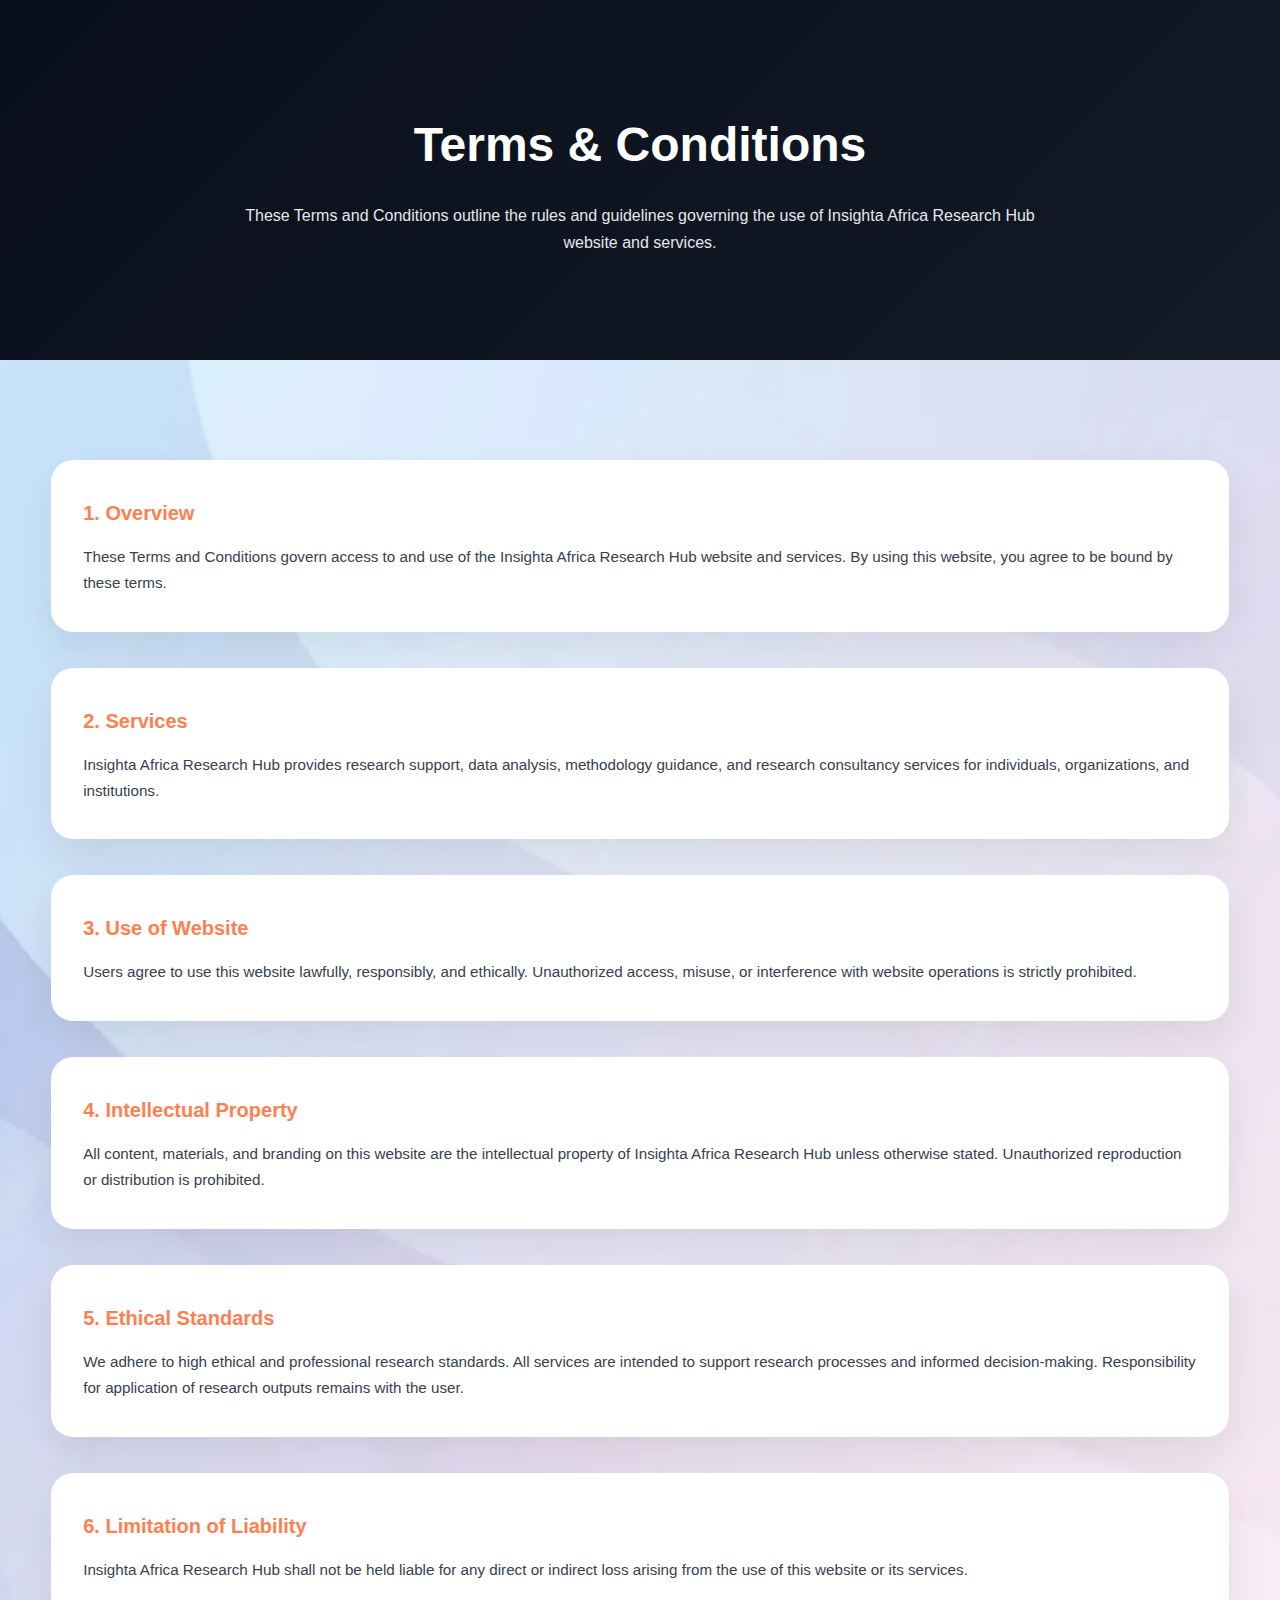
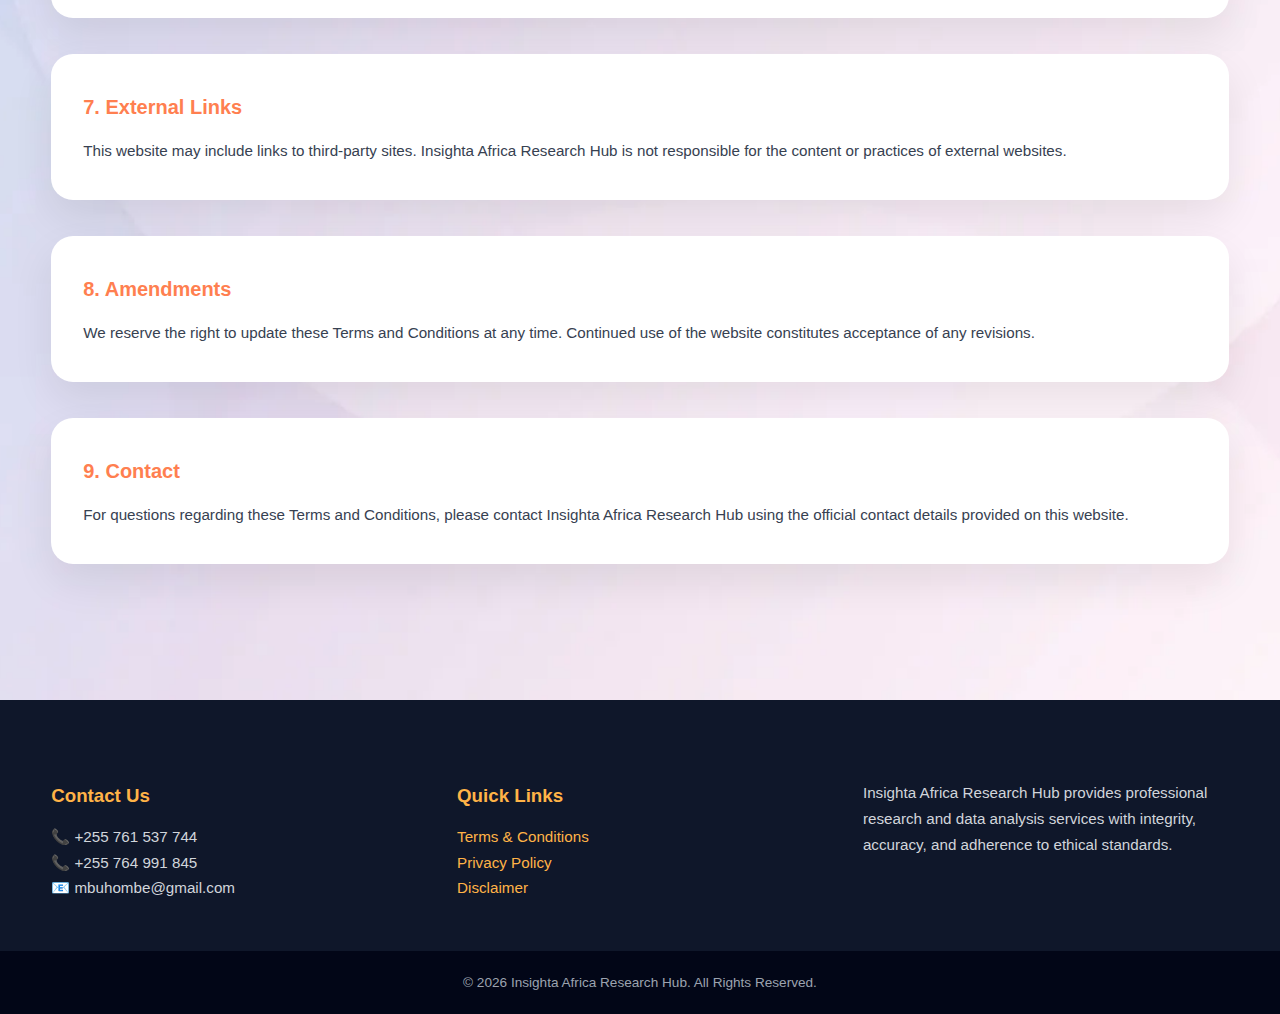
<file: terms.html>
<!DOCTYPE html>
<html lang="en">
<head>
  <meta charset="UTF-8">
  <title>Terms & Conditions | Insighta Africa Research Hub</title>
  <meta name="viewport" content="width=device-width, initial-scale=1.0">
  <link rel="stylesheet" href="terms.css">
  <link rel="icon" href="images/favicon.jpg">
</head>
<body>

<!-- PAGE HEADER -->
<header class="page-hero">
  <div class="overlay"></div>
  <div class="container">
    <h1>Terms & Conditions</h1>
    <p>
      These Terms and Conditions outline the rules and guidelines governing
      the use of Insighta Africa Research Hub website and services.
    </p>
  </div>
</header>

<!-- TERMS SECTION -->
<section class="terms">
  <div class="container">

    <div class="terms-card">
      <h2>1. Overview</h2>
      <p>
        These Terms and Conditions govern access to and use of the Insighta Africa
        Research Hub website and services. By using this website, you agree to be
        bound by these terms.
      </p>
    </div>

    <div class="terms-card">
      <h2>2. Services</h2>
      <p>
        Insighta Africa Research Hub provides research support, data analysis,
        methodology guidance, and research consultancy services for individuals,
        organizations, and institutions.
      </p>
    </div>

    <div class="terms-card">
      <h2>3. Use of Website</h2>
      <p>
        Users agree to use this website lawfully, responsibly, and ethically.
        Unauthorized access, misuse, or interference with website operations
        is strictly prohibited.
      </p>
    </div>

    <div class="terms-card">
      <h2>4. Intellectual Property</h2>
      <p>
        All content, materials, and branding on this website are the intellectual
        property of Insighta Africa Research Hub unless otherwise stated.
        Unauthorized reproduction or distribution is prohibited.
      </p>
    </div>

    <div class="terms-card">
      <h2>5. Ethical Standards</h2>
      <p>
        We adhere to high ethical and professional research standards. All services
        are intended to support research processes and informed decision-making.
        Responsibility for application of research outputs remains with the user.
      </p>
    </div>

    <div class="terms-card">
      <h2>6. Limitation of Liability</h2>
      <p>
        Insighta Africa Research Hub shall not be held liable for any direct or
        indirect loss arising from the use of this website or its services.
      </p>
    </div>

    <div class="terms-card">
      <h2>7. External Links</h2>
      <p>
        This website may include links to third-party sites. Insighta Africa
        Research Hub is not responsible for the content or practices of external
        websites.
      </p>
    </div>

    <div class="terms-card">
      <h2>8. Amendments</h2>
      <p>
        We reserve the right to update these Terms and Conditions at any time.
        Continued use of the website constitutes acceptance of any revisions.
      </p>
    </div>

    <div class="terms-card">
      <h2>9. Contact</h2>
      <p>
        For questions regarding these Terms and Conditions, please contact
        Insighta Africa Research Hub using the official contact details provided
        on this website.
      </p>
    </div>

  </div>
</section>

<!-- FOOTER -->
<footer class="footer">
  <div class="container footer-grid">

    <div>
      <h3>Contact Us</h3>
      <p>
        📞 +255 761 537 744<br>
        📞 +255 764 991 845<br>
        📧 mbuhombe@gmail.com
      </p>
    </div>

    <div>
      <h3>Quick Links</h3>
      <p>
        <a href="terms.html" style="color:#ffb347; text-decoration:none;">Terms & Conditions</a><br>
        <a href="privacy.html" style="color:#ffb347; text-decoration:none;">Privacy Policy</a><br>
        <a href="disclaimer.html" style="color:#ffb347; text-decoration:none;">Disclaimer</a>
      </p>
    </div>

    <div>
      <p>
        Insighta Africa Research Hub provides professional research and data
        analysis services with integrity, accuracy, and adherence to ethical standards.
      </p>
    </div>

  </div>

  <div id="copyrights">
    © 2026 Insighta Africa Research Hub. All Rights Reserved.
  </div>
</footer>

</body>
</html>
</file>
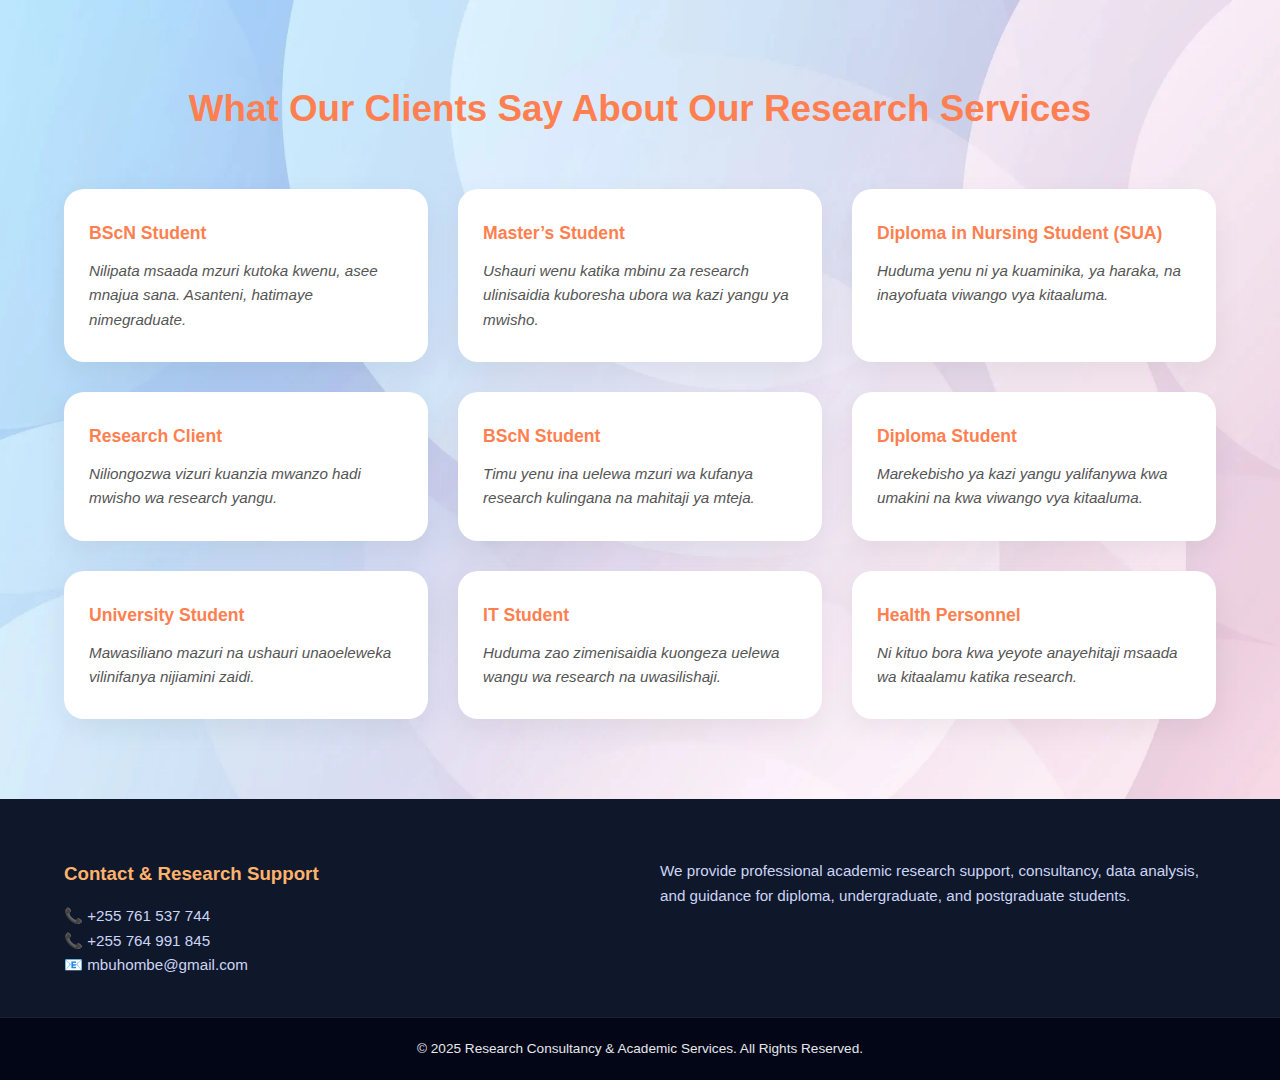
<file: testmony.html>
<!DOCTYPE html>
<html lang="en">
<head>
  <meta charset="UTF-8" />
  <meta name="viewport" content="width=device-width, initial-scale=1.0" />
  <title>Research Consultancy | Testimonials</title>
  <link rel="stylesheet" href="testmony.css" />
  <link rel="icon" href="images/favicon.jpg">
</head>
<body>

  <!-- TESTIMONIALS SECTION -->
  <section class="testimonials container">
    <h2 id="testmony">
      What Our Clients Say About Our Research Services
    </h2>

    <div class="testimonial-grid">

      <div class="testimonial-card">
        <h3>BScN Student</h3>
        <p>
          <i>Nilipata msaada mzuri kutoka kwenu, asee mnajua sana. Asanteni, hatimaye nimegraduate.</i>
        </p>
      </div>

      <div class="testimonial-card">
        <h3>Master’s Student</h3>
        <p>
          <i>Ushauri wenu katika mbinu za research ulinisaidia kuboresha ubora wa kazi yangu ya mwisho.</i>
        </p>
      </div>

      <div class="testimonial-card">
        <h3>Diploma in Nursing Student (SUA)</h3>
        <p>
          <i>Huduma yenu ni ya kuaminika, ya haraka, na inayofuata viwango vya kitaaluma.</i>
        </p>
      </div>

      <div class="testimonial-card">
        <h3>Research Client</h3>
        <p>
          <i>Niliongozwa vizuri kuanzia mwanzo hadi mwisho wa research yangu.</i>
        </p>
      </div>

      <div class="testimonial-card">
        <h3>BScN Student</h3>
        <p>
          <i>Timu yenu ina uelewa mzuri wa kufanya research kulingana na mahitaji ya mteja.</i>
        </p>
      </div>

      <div class="testimonial-card">
        <h3>Diploma Student</h3>
        <p>
          <i>Marekebisho ya kazi yangu yalifanywa kwa umakini na kwa viwango vya kitaaluma.</i>
        </p>
      </div>

      <div class="testimonial-card">
        <h3>University Student</h3>
        <p>
          <i>Mawasiliano mazuri na ushauri unaoeleweka vilinifanya nijiamini zaidi.</i>
        </p>
      </div>

      <div class="testimonial-card">
        <h3>IT Student</h3>
        <p>
          <i>Huduma zao zimenisaidia kuongeza uelewa wangu wa research na uwasilishaji.</i>
        </p>
      </div>

      <div class="testimonial-card">
        <h3>Health Personnel</h3>
        <p>
          <i>Ni kituo bora kwa yeyote anayehitaji msaada wa kitaalamu katika research.</i>
        </p>
      </div>

    </div>
  </section>

  <!-- FOOTER -->
  <footer class="footer">
    <div class="footer-content container">
      <div class="footer-text">
        <h3>Contact & Research Support</h3>
        <p>
          📞 +255 761 537 744 <br />
          📞 +255 764 991 845 <br />
          📧 mbuhombe@gmail.com
        </p>
      </div>

      <div class="footer-copy">
        <p>
          We provide professional academic research support, consultancy,
          data analysis, and guidance for diploma, undergraduate, and postgraduate students.
        </p>
      </div>
    </div>

    <div id="copyrights">
      © 2025 Research Consultancy & Academic Services. All Rights Reserved.
    </div>
  </footer>

</body>
</html>
</file>
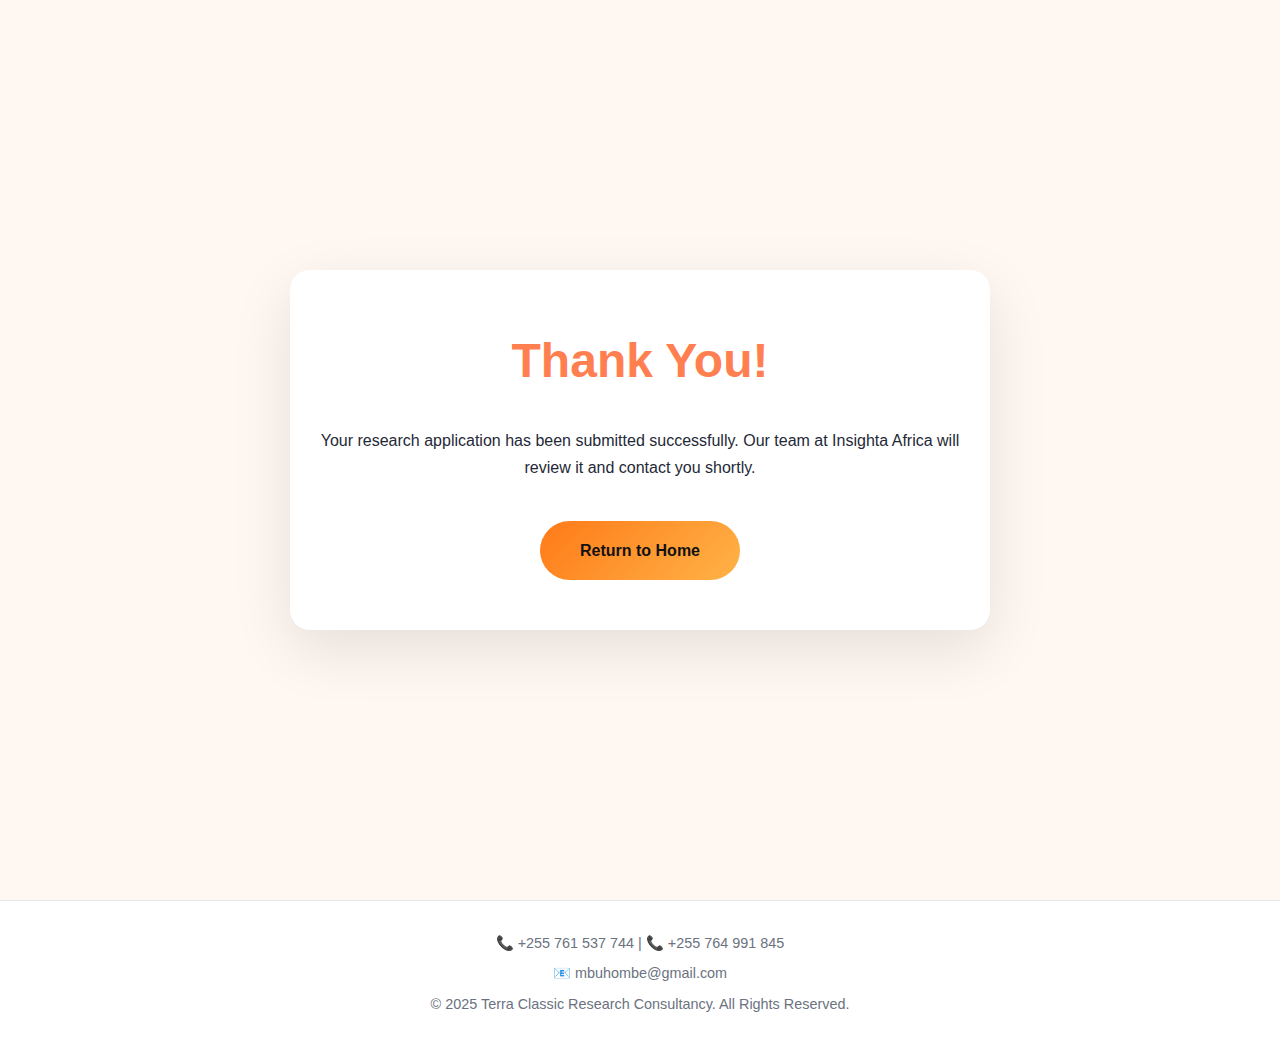
<file: thankyou.html>
<!DOCTYPE html>
<html lang="en">
<head>
    <meta charset="UTF-8">
    <meta name="viewport" content="width=device-width, initial-scale=1.0">
    <title>Thank You | Insighta Africa Research Consultancy</title>
    <link rel="icon" href="images/favicon.jpg">
    <style>
        /* Reset & Base */
        *{
            margin:0;
            padding:0;
            box-sizing:border-box;
            font-family: 'Poppins', Arial, sans-serif;
        }

        body {
            background: #fff7f1;
            color: #1f2937;
            line-height: 1.7;
        }

        /* Container */
        .thankyou-section {
            min-height: 100vh;
            display: flex;
            align-items: center;
            justify-content: center;
            padding: 40px 20px;
        }

        .thankyou-container {
            max-width: 700px;
            text-align: center;
            background: #ffffff;
            padding: 50px 30px;
            border-radius: 20px;
            box-shadow: 0 20px 60px rgba(0,0,0,0.1);
        }

        .thankyou-container h1 {
            font-size: clamp(32px, 5vw, 48px);
            color: #ff7f50;
            margin-bottom: 25px;
        }

        .thankyou-container p {
            font-size: 1.05rem;
            margin-bottom: 15px;
            color: #374151;
        }

        .btn-home {
            display: inline-block;
            margin-top: 25px;
            padding: 16px 40px;
            font-size: 1rem;
            font-weight: 600;
            background: linear-gradient(135deg, #ff7a18, #ffb347);
            color: #111;
            border-radius: 50px;
            text-decoration: none;
            transition: transform 0.3s, box-shadow 0.3s;
        }

        .btn-home:hover {
            transform: translateY(-4px);
            box-shadow: 0 20px 45px rgba(255,160,72,0.5);
        }

        /* Footer */
        footer {
            background: #ffffff;
            border-top: 1px solid #e5e7eb;
            text-align: center;
            padding: 30px 20px;
            font-size: 0.9rem;
            color: #6b7280;
        }

        footer p {
            margin-bottom: 6px;
        }

        /* Responsive */
        @media(max-width:768px){
            .thankyou-container {
                padding: 40px 20px;
            }

            .btn-home {
                width: 100%;
                padding: 14px 0;
            }
        }
    </style>
</head>
<body>

    <section class="thankyou-section">
        <div class="thankyou-container">
            <h1>Thank You!</h1>
            Your research application has been submitted successfully. 
       Our team at Insighta Africa will review it and contact you shortly.</p>
            <a href="index.html" class="btn-home">Return to Home</a>
        </div>
    </section>

    <footer>
        <p>📞 +255 761 537 744 | 📞 +255 764 991 845</p>
        <p>📧 mbuhombe@gmail.com</p>
        <p>© 2025 Terra Classic Research Consultancy. All Rights Reserved.</p>
    </footer>

</body>
</html>
</file>
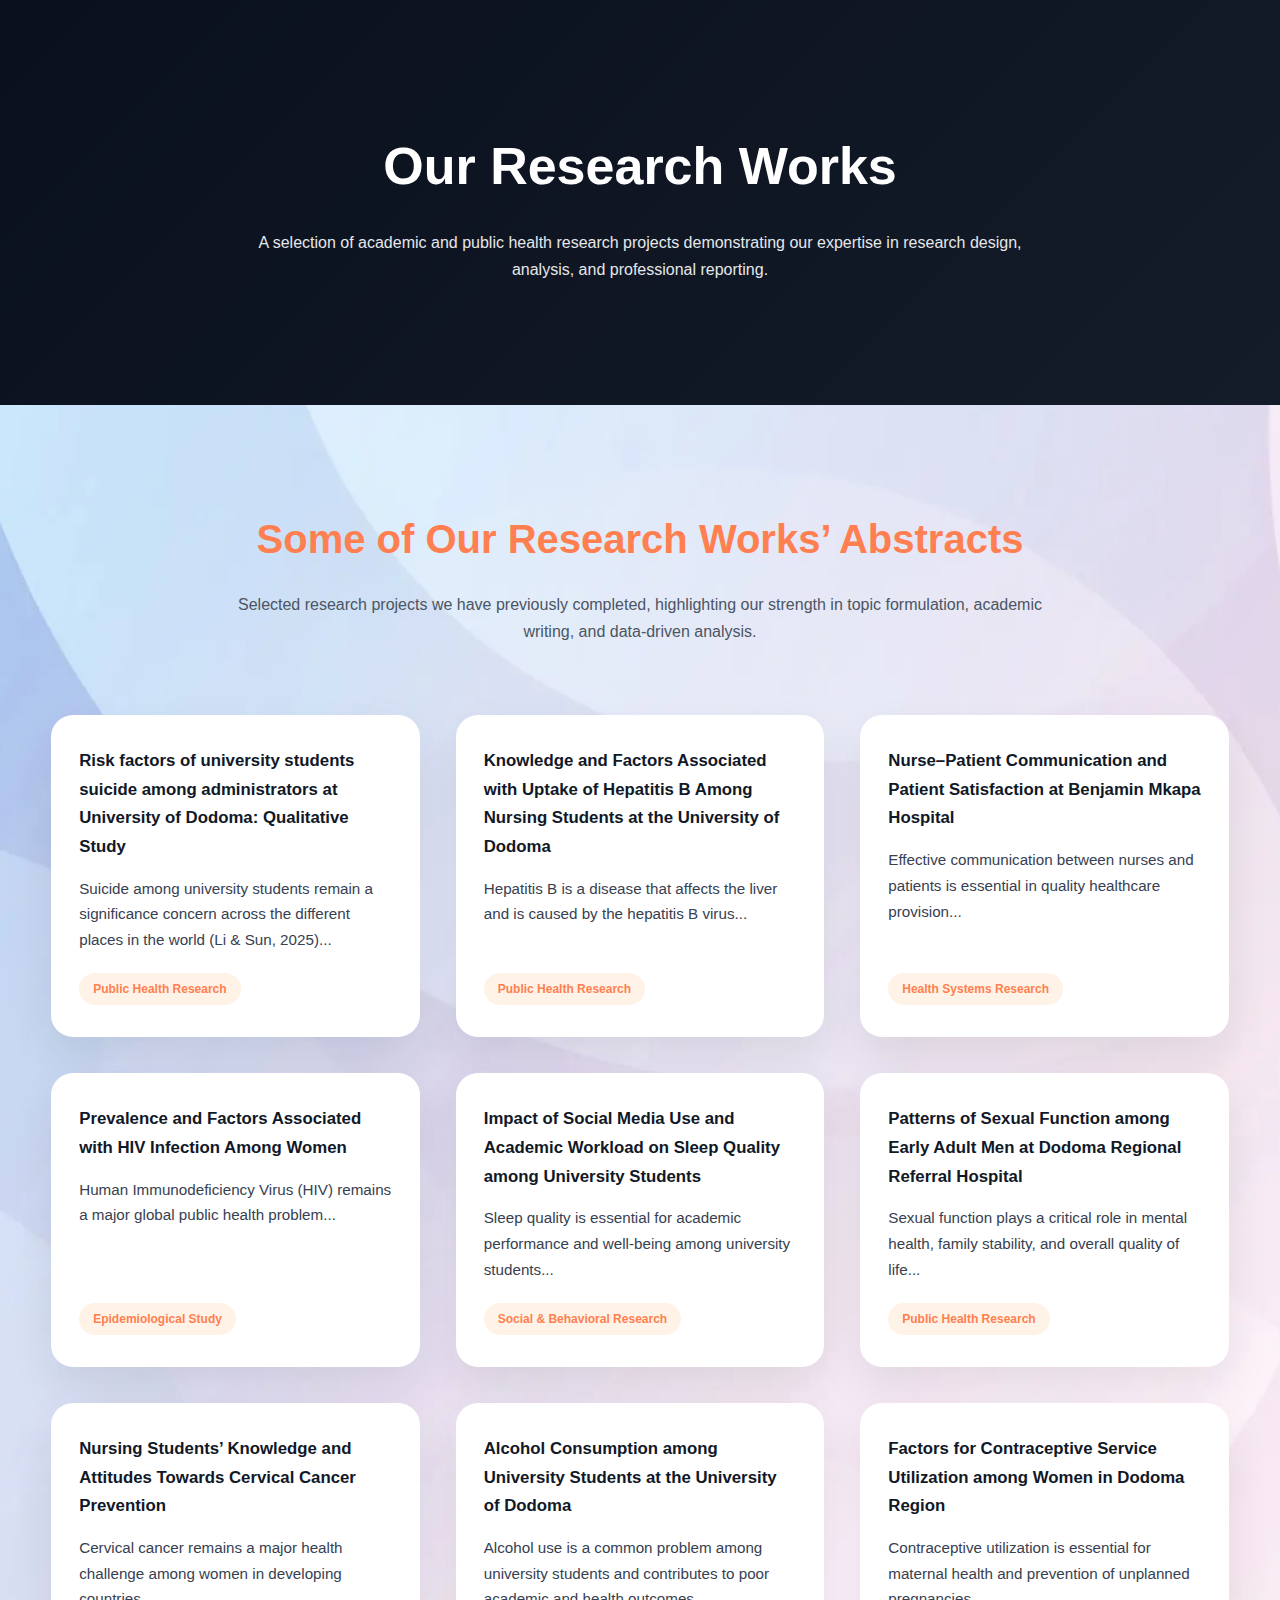
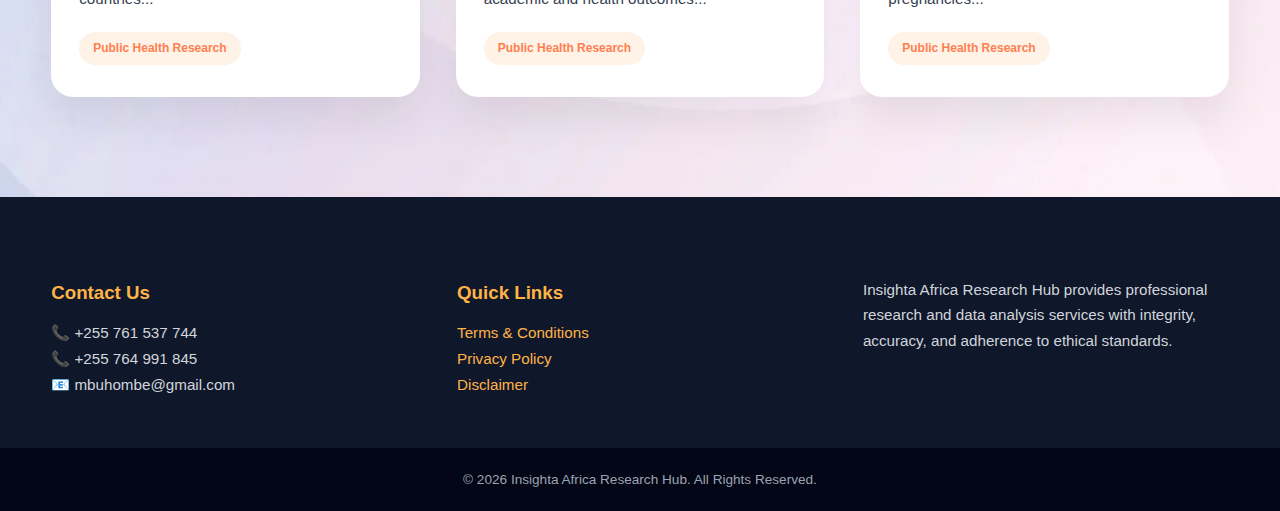
<file: Works.html>
<!DOCTYPE html>
<html lang="en">
<head>
  <meta charset="UTF-8">
  <title>Our Research Works | Terra Classic</title>
  <meta name="viewport" content="width=device-width, initial-scale=1.0">
  <link rel="stylesheet" href="works.css">
  <link rel="icon" href="images/favicon.jpg">
</head>
<body>

<!-- PAGE HEADER -->
<header class="page-hero">
  <div class="overlay"></div>
  <div class="container">
    <h1>Our Research Works</h1>
    <p>
      A selection of academic and public health research projects demonstrating
      our expertise in research design, analysis, and professional reporting.
    </p>
  </div>
</header>

<!-- WORKS SECTION -->
<section id="our-work" class="our-work">
  <div class="container">

    <h2>Some of Our Research Works’ Abstracts</h2>
    <p class="section-description">
      Selected research projects we have previously completed, highlighting our
      strength in topic formulation, academic writing, and data-driven analysis.
    </p>

    <div class="work-grid">

      <!-- CARD -->
      <div class="work-card">
        <h3>Risk factors of university students suicide among administrators at University of Dodoma: Qualitative Study</h3>
        <p class="work-abstract">
          Suicide among university students remain a significance concern across the different places in the world (Li & Sun, 2025)...
        </p>
        <span class="work-tag">Public Health Research</span>
      </div>

      <div class="work-card">
        <h3>Knowledge and Factors Associated with Uptake of Hepatitis B Among Nursing Students at the University of Dodoma</h3>
        <p class="work-abstract">
          Hepatitis B is a disease that affects the liver and is caused by the hepatitis B virus...
        </p>
        <span class="work-tag">Public Health Research</span>
      </div>

      <div class="work-card">
        <h3>Nurse–Patient Communication and Patient Satisfaction at Benjamin Mkapa Hospital</h3>
        <p class="work-abstract">
          Effective communication between nurses and patients is essential in quality healthcare provision...
        </p>
        <span class="work-tag">Health Systems Research</span>
      </div>

      <div class="work-card">
        <h3>Prevalence and Factors Associated with HIV Infection Among Women</h3>
        <p class="work-abstract">
          Human Immunodeficiency Virus (HIV) remains a major global public health problem...
        </p>
        <span class="work-tag">Epidemiological Study</span>
      </div>

      <div class="work-card">
        <h3>Impact of Social Media Use and Academic Workload on Sleep Quality among University Students</h3>
        <p class="work-abstract">
          Sleep quality is essential for academic performance and well-being among university students...
        </p>
        <span class="work-tag">Social & Behavioral Research</span>
      </div>

      <div class="work-card">
        <h3>Patterns of Sexual Function among Early Adult Men at Dodoma Regional Referral Hospital</h3>
        <p class="work-abstract">
          Sexual function plays a critical role in mental health, family stability, and overall quality of life...
        </p>
        <span class="work-tag">Public Health Research</span>
      </div>

      <div class="work-card">
        <h3>Nursing Students’ Knowledge and Attitudes Towards Cervical Cancer Prevention</h3>
        <p class="work-abstract">
          Cervical cancer remains a major health challenge among women in developing countries...
        </p>
        <span class="work-tag">Public Health Research</span>
      </div>

      <div class="work-card">
        <h3>Alcohol Consumption among University Students at the University of Dodoma</h3>
        <p class="work-abstract">
          Alcohol use is a common problem among university students and contributes to poor academic and health outcomes...
        </p>
        <span class="work-tag">Public Health Research</span>
      </div>

      <div class="work-card">
        <h3>Factors for Contraceptive Service Utilization among Women in Dodoma Region</h3>
        <p class="work-abstract">
          Contraceptive utilization is essential for maternal health and prevention of unplanned pregnancies...
        </p>
        <span class="work-tag">Public Health Research</span>
      </div>

    </div>
  </div>
</section>

<!-- FOOTER -->
<footer class="footer">
  <div class="container footer-grid">

    <div>
      <h3>Contact Us</h3>
      <p>
        📞 +255 761 537 744<br>
        📞 +255 764 991 845<br>
        📧 mbuhombe@gmail.com
      </p>
    </div>

    <div>
      <h3>Quick Links</h3>
      <p>
        <a href="terms.html" style="color:#ffb347; text-decoration:none;">Terms & Conditions</a><br>
        <a href="privacy.html" style="color:#ffb347; text-decoration:none;">Privacy Policy</a><br>
        <a href="disclaimer.html" style="color:#ffb347; text-decoration:none;">Disclaimer</a>
      </p>
    </div>

    <div>
      <p>
        Insighta Africa Research Hub provides professional research and data
        analysis services with integrity, accuracy, and adherence to ethical standards.
      </p>
    </div>

  </div>

  <div id="copyrights">
    © 2026 Insighta Africa Research Hub. All Rights Reserved.
  </div>
</footer>

</body>
</html>
</file>
<file: style.css>
/* RESET */
*{
  margin:0;
  padding:0;
  box-sizing:border-box;
}

body{
  font-family:'Poppins',sans-serif;
  background: url('images/background.jpg') no-repeat center center/cover;
  color:#222;
  line-height:1.6;
}

/* NAVBAR */
.navbar{
  position:fixed;
  top:0;
  left:0;
  width:100%;
  background: rgba(255,255,255,0.95);
  box-shadow:0 2px 10px rgba(0,0,0,0.1);
  z-index:1000;
}

.nav-container{
  display:flex;
  justify-content:space-between;
  align-items:center;
  max-width:1200px;
  margin:auto;
  padding:15px 20px;
}

.navbar .logo{
  font-weight:700;
  font-size:1.5rem;
  color:#ff7f50;
  text-decoration:none;
}

.nav-links{
  list-style:none;
  display:flex;
  gap:25px;
}

.nav-links li a{
  text-decoration:none;
  color:#222;
  font-weight:500;
  transition:0.3s;
}

.nav-links li a:hover{
  color:#ff7f50;
}

/* HAMBURGER */
.hamburger{
  display:none;
  flex-direction:column;
  cursor:pointer;
  gap:5px;
}

.hamburger span{
  display:block;
  width:25px;
  height:3px;
  background:#222;
  border-radius:2px;
}

/* MOBILE NAV */
@media(max-width:768px){
  .nav-links{
    position:fixed;
    top:65px;
    right:-100%;
    width:220px;
    height:100vh;
    background:#fff;
    flex-direction:column;
    align-items:center;
    padding-top:30px;
    gap:20px;
    transition:0.3s ease;
    box-shadow: -2px 0 15px rgba(0,0,0,0.1);
  }

  .nav-links.active{
    right:0;
  }

  .hamburger{
    display:flex;
  }
}

/* CONTAINER */
.container{
  max-width:1200px;
  width:90%;
  margin:auto;
}

/* HERO */
.hero{
  position:relative;
  height:60vh;
  display:flex;
  align-items:center;
  justify-content:center;
  color:#fff;
  background:url('https://via.placeholder.com/1400x900') center/cover no-repeat;
}

.hero-overlay{
  background: rgba(0,0,0,0.4);
  width:100%;
  height:100%;
  display:flex;
  align-items:center;
  justify-content:center;
}

.hero-content{
  text-align:center;
  padding:0 15px;
}

.hero-content h1{
  font-size:2.5rem;
  font-weight:700;
  margin-bottom:15px;
  text-shadow: 2px 2px 10px rgba(0,0,0,0.5);
}

.hero-content p{
  font-size:1.2rem;
  margin-bottom:20px;
}

.btn-primary{
  display:inline-block;
  padding:12px 30px;
  border-radius:50px;
  background: linear-gradient(135deg, #f5c77a, #ff9f43);
  color:#000;
  font-weight:600;
  text-decoration:none;
  transition:0.3s ease;
}

.btn-primary:hover{
  transform:translateY(-3px);
  box-shadow:0 15px 35px rgba(245,199,122,0.35);
}

/* SECTIONS */
section{
  padding:60px 0;
}

/* HEADINGS */
h2{
  text-align:center;
  font-size:2.2rem;
  margin-bottom:40px;
  color:#ff7f50;
}

/* ABOUT */
.about-grid{
  display:flex;
  flex-wrap:wrap;
  gap:25px;
  align-items:center;
}

.about-text{
  flex:1 1 300px;
}

.about-text p{
  font-size:1rem;
  color:#444;
  text-align: justify;
}

.about-image{
  flex:1 1 300px;
}

.about-image img{
  width:100%;
  border-radius:15px;
  object-fit:cover;
}

/* SERVICES / TEAM / CARDS */
.grid{
  display:flex;
  flex-wrap:wrap;
  gap:15px;
  justify-content:center;
}

.card{
  background:#fff;
  border-radius:15px;
  padding:12px 15px;
  text-align:center;
  box-shadow:0 8px 20px rgba(0,0,0,0.05);
  flex:1 1 250px; /* fixed width for all cards */
  max-width:250px; 
  height:auto; /* height adjusts to content */
  display:flex;
  flex-direction:column;
  justify-content:flex-start;
}

.card img{
  width:100px;
  height:100px;
  border-radius:50%;
  margin-bottom:8px;
  object-fit:cover;
}

.card h3{
  margin:8px 0 5px 0;
  font-size:1rem;
  color:#ff7f50;
}

.card p{
  font-size:0.9rem;
  color:#666;
  margin-bottom:8px;
  flex-grow:0; /* prevents stretching */
}

.profile-button{
  display:block;
  margin:6px auto 0;
  padding:8px 18px;
  border-radius:40px;
  background: linear-gradient(to right, #22c1c3, #fdbb2d);
  color:#fff;
  font-weight:600;
  text-decoration:none;
  text-align:center;
}

.profile-button:hover{
  transform:translateY(-3px);
  box-shadow:0 8px 20px rgba(0,0,0,0.2);
}

/* PRICING */
#pricing{
  display:flex;
  justify-content:center;
  gap:15px;
  list-style:none;
  padding:0;
}

#pricing .card{
  flex:1 1 250px; /* same width as other cards */
  max-width:250px;
  margin:0 auto;
  height:auto;
}

/* CONTACT */
#contact{
  background:#fef6f3;
  display:flex;
  flex-wrap:wrap;
  align-items:center;
  justify-content:space-around;
  padding:30px 15px;
  gap:15px;
  text-align:center;
}

.QRcode{
  width:120px;
  height:120px;
  border-radius:15px;
}

/* BUTTONS */
.btn-secondary{
  display:inline-block;
  padding:12px 30px;
  border-radius:50px;
  background: linear-gradient(135deg, #f5c77a, #ff9f43);
  color:#000;
  font-weight:600;
  text-decoration:none;
  transition:0.3s ease;
}

.btn-secondary:hover{
  transform:translateY(-3px);
  box-shadow:0 15px 35px rgba(245,199,122,0.35);
}

/* FOOTER */
footer{
  text-align:center;
  padding:20px 0;
  font-size:0.9rem;
  color:#666;
  border-top:1px solid #eee;
}

/* MOBILE RESPONSIVE */
@media(max-width:768px){
  .hero-content h1{
    font-size:2rem;
    margin-bottom:12px;
  }
  .hero-content p{
    font-size:1rem;
    margin-bottom:12px;
  }

  .about-grid{
    flex-direction:column;
    gap:15px;
  }

  .grid{
    flex-direction:column;
    gap:10px;
    align-items:center;
  }

  .card{
    flex:1 1 90%; /* width 90% of screen */
    max-width:90%;
  }

  .btn-primary, .btn-secondary, .profile-button{
    width:90%;
    text-align:center;
    margin:8px auto;
    padding:10px 0;
  }

  #contact{
    flex-direction:column;
    padding:15px;
    gap:10px;
  }

  .QRcode{
    width:100px;
    height:100px;
    margin-bottom:10px;
  }

  #pricing{
    flex-direction:column;
    gap:10px;
    padding:0 5px;
  }

  .nav-links li a{
    font-size:1.1rem;
    margin-bottom:5px;
  }

  .hamburger span{
    width:28px;
    height:3px;
  }
}

/* SMALL DEVICES */
@media(max-width:480px){
  .hero-content h1{
    font-size:1.5rem;
  }
  .hero-content p{
    font-size:0.9rem;
  }
  .card{
    padding:8px 10px;
  }
  .profile-button, .btn-primary, .btn-secondary{
    padding:10px 20px;
    font-size:0.85rem;
  }
}
</file>
<file: about.css>
/* RESET */
* {
  margin: 0;
  padding: 0;
  box-sizing: border-box;
}

body {
  font-family: "Poppins", Arial, sans-serif;
  color: #222;
  line-height: 1.7;
  background: url('images/background.jpg') no-repeat center center/cover;;
}

.container {
  max-width: 1200px;
  width: 90%;
  margin: auto;
}

/* HERO */
.about-hero {
  position: relative;
  height: 45vh;
  align-items: center;
  text-align:justify;
}

.about-hero-overlay {
  position: absolute;
  inset: 0;
  background: rgba(0, 0, 0, 0.55);
}

.about-hero-content {
  position: relative;
  z-index: 1;
  color: #fff;
}

.hero-text h1 {
  font-size: clamp(30px, 5vw, 48px);
  margin-bottom: 15px;
  text-align: center;
  color: #ffb26b;
}

.hero-text p {
  color: #e5e7eb;
  text-align: center;
  font-size: 22px;
}

/* ABOUT SECTION */
.about-section {
  padding: 80px 0;
}

.about-block {
  display: flex;
  gap: 50px;
  align-items: center;
  margin-bottom: 80px;
}

.about-image img {
  width: 100%;
  border-radius: 20px;
}

/* GRID */
.about-grid {
  display: grid;
  grid-template-columns: repeat(auto-fit, minmax(280px, 1fr));
  gap: 30px;
  margin-bottom: 70px;
}

.about-card {
  background: #fff;
  padding: 35px;
  border-radius: 20px;
  box-shadow: 0 10px 30px rgba(0, 0, 0, 0.06);
}

/* VALUES & TRUST */
.about-values,
.about-trust {
  margin-bottom: 70px;
}

.about-values h2,
.about-trust h2 {
  color: #ff7f50;
  margin-bottom: 25px;
}

.about-values ul,
.about-trust ul {
  list-style: none;
}

.about-values li,
.about-trust li {
  background: #fef6f3;
  padding: 18px 22px;
  border-radius: 14px;
  margin-bottom: 15px;
}

/* FOOTER */
.footer {
  background: #0f172a;
  color: #e5e7eb;
  padding-top: 60px;
}

.footer-content {
  display: grid;
  grid-template-columns: repeat(auto-fit, minmax(260px, 1fr));
  gap: 40px;
  padding-bottom: 40px;
}

.footer h3 {
  color: #ffb26b;
  margin-bottom: 15px;
}

.footer p {
  color: #cbd5f5;
}

#copyrights {
  text-align: center;
  padding: 20px;
  background: #020617;
  font-size: 0.85rem;
}
</file>
<file: disclaimer.css>
/* RESET */
*{
  margin:0;
  padding:0;
  box-sizing:border-box;
}

body{
  font-family:'Poppins', Arial, sans-serif;
  background:url('images/background.jpg') no-repeat center center/cover;
  color:#1f2937;
  line-height:1.7;
}

/* CONTAINER */
.container{
  max-width:1200px;
  width:92%;
  margin:auto;
}

/* PAGE HERO */
.page-hero{
  position:relative;
  min-height:40vh;
  background:linear-gradient(135deg,#0f172a,#1e293b);
  display:flex;
  align-items:center;
  text-align:center;
  color:#ffffff;
}

.page-hero .overlay{
  position:absolute;
  inset:0;
  background:rgba(0,0,0,0.35);
}

.page-hero .container{
  position:relative;
  z-index:2;
}

.page-hero h1{
  font-size:clamp(32px,5vw,48px);
  margin-bottom:16px;
}

.page-hero p{
  max-width:800px;
  margin:auto;
  color:#e5e7eb;
}

/* DISCLAIMER SECTION */
.disclaimer{
  padding:100px 0;
}

.disclaimer-card{
  background:#ffffff;
  padding:36px 32px;
  border-radius:22px;
  box-shadow:0 18px 40px rgba(0,0,0,0.08);
  margin-bottom:36px;
}

.disclaimer-card h2{
  font-size:1.25rem;
  margin-bottom:14px;
  color:#ff7f50;
}

.disclaimer-card p{
  font-size:0.95rem;
  color:#374151;
}

/* FOOTER */
.footer{
  background:#0f172a;
  color:#e5e7eb;
  padding:80px 0 0;
}

.footer-grid{
  display:grid;
  grid-template-columns:repeat(auto-fit,minmax(280px,1fr));
  gap:40px;
}

.footer h3{
  margin-bottom:12px;
  color:#ffb347;
}

.footer p{
  font-size:0.95rem;
  color:#d1d5db;
}

#copyrights{
  margin-top:50px;
  padding:20px 0;
  text-align:center;
  font-size:0.85rem;
  background:#020617;
  color:#9ca3af;
}

/* MOBILE */
@media(max-width:768px){
  .disclaimer{
    padding:70px 0;
  }

  .disclaimer-card{
    padding:28px 22px;
  }
}
</file>
<file: privacy.css>
/* RESET */
*{
  margin:0;
  padding:0;
  box-sizing:border-box;
}

body{
  font-family:'Poppins', Arial, sans-serif;
  background:url('images/background.jpg') no-repeat center center/cover;
  color:#1f2937;
  line-height:1.7;
}

/* CONTAINER */
.container{
  max-width:1200px;
  width:92%;
  margin:auto;
}

/* PAGE HERO */
.page-hero{
  position:relative;
  min-height:40vh;
  background:linear-gradient(135deg,#0f172a,#1e293b);
  display:flex;
  align-items:center;
  text-align:center;
  color:#ffffff;
}

.page-hero .overlay{
  position:absolute;
  inset:0;
  background:rgba(0,0,0,0.35);
}

.page-hero .container{
  position:relative;
  z-index:2;
}

.page-hero h1{
  font-size:clamp(32px,5vw,48px);
  margin-bottom:16px;
}

.page-hero p{
  max-width:800px;
  margin:auto;
  color:#e5e7eb;
}

/* PRIVACY SECTION */
.privacy{
  padding:100px 0;
}

.privacy-card{
  background:#ffffff;
  padding:36px 32px;
  border-radius:22px;
  box-shadow:0 18px 40px rgba(0,0,0,0.08);
  margin-bottom:36px;
}

.privacy-card h2{
  font-size:1.25rem;
  margin-bottom:14px;
  color:#ff7f50;
}

.privacy-card p{
  font-size:0.95rem;
  color:#374151;
}

/* FOOTER */
.footer{
  background:#0f172a;
  color:#e5e7eb;
  padding:80px 0 0;
}

.footer-grid{
  display:grid;
  grid-template-columns:repeat(auto-fit,minmax(280px,1fr));
  gap:40px;
}

.footer h3{
  margin-bottom:12px;
  color:#ffb347;
}

.footer p{
  font-size:0.95rem;
  color:#d1d5db;
}

#copyrights{
  margin-top:50px;
  padding:20px 0;
  text-align:center;
  font-size:0.85rem;
  background:#020617;
  color:#9ca3af;
}

/* MOBILE */
@media(max-width:768px){
  .privacy{
    padding:70px 0;
  }

  .privacy-card{
    padding:28px 22px;
  }
}
</file>
<file: terms.css>
/* RESET */
*{
  margin:0;
  padding:0;
  box-sizing:border-box;
}

body{
  font-family:'Poppins', Arial, sans-serif;
  background:url('images/background.jpg') no-repeat center center/cover;
  color:#1f2937;
  line-height:1.7;
}

/* CONTAINER */
.container{
  max-width:1200px;
  width:92%;
  margin:auto;
}

/* PAGE HERO */
.page-hero{
  position:relative;
  min-height:40vh;
  background:linear-gradient(135deg,#0f172a,#1e293b);
  display:flex;
  align-items:center;
  text-align:center;
  color:#ffffff;
}

.page-hero .overlay{
  position:absolute;
  inset:0;
  background:rgba(0,0,0,0.35);
}

.page-hero .container{
  position:relative;
  z-index:2;
}

.page-hero h1{
  font-size:clamp(32px,5vw,48px);
  margin-bottom:16px;
}

.page-hero p{
  max-width:800px;
  margin:auto;
  color:#e5e7eb;
}

/* TERMS SECTION */
.terms{
  padding:100px 0;
}

.terms-card{
  background:#ffffff;
  padding:36px 32px;
  border-radius:22px;
  box-shadow:0 18px 40px rgba(0,0,0,0.08);
  margin-bottom:36px;
}

.terms-card h2{
  font-size:1.25rem;
  margin-bottom:14px;
  color:#ff7f50;
}

.terms-card p{
  font-size:0.95rem;
  color:#374151;
}

/* FOOTER */
.footer{
  background:#0f172a;
  color:#e5e7eb;
  padding:80px 0 0;
}

.footer-grid{
  display:grid;
  grid-template-columns:repeat(auto-fit,minmax(280px,1fr));
  gap:40px;
}

.footer h3{
  margin-bottom:12px;
  color:#ffb347;
}

.footer p{
  font-size:0.95rem;
  color:#d1d5db;
}

#copyrights{
  margin-top:50px;
  padding:20px 0;
  text-align:center;
  font-size:0.85rem;
  background:#020617;
  color:#9ca3af;
}

/* MOBILE */
@media(max-width:768px){
  .terms{
    padding:70px 0;
  }

  .terms-card{
    padding:28px 22px;
  }
}
</file>
<file: testmony.css>
/* RESET */
* {
  margin: 0;
  padding: 0;
  box-sizing: border-box;
}

body {
  font-family: "Poppins", Arial, sans-serif;
  background: url('images/background.jpg') no-repeat center center/cover;
  color: #222;
  line-height: 1.6;
}

.container {
  max-width: 1200px;
  width: 90%;
  margin: auto;
}

/* TESTIMONIALS */
.testimonials {
  padding: 80px 0;
}

#testmony {
  text-align: center;
  font-size: 2.3rem;
  color: #ff7f50;
  margin-bottom: 50px;
}

.testimonial-grid {
  display: grid;
  grid-template-columns: repeat(auto-fit, minmax(280px, 1fr));
  gap: 30px;
}

.testimonial-card {
  background: #fff;
  padding: 30px 25px;
  border-radius: 20px;
  box-shadow: 0 10px 30px rgba(0, 0, 0, 0.06);
  transition: 0.3s ease;
}

.testimonial-card:hover {
  transform: translateY(-6px);
  box-shadow: 0 15px 40px rgba(0, 0, 0, 0.12);
}

.testimonial-card h3 {
  color: #ff7f50;
  margin-bottom: 12px;
  font-size: 1.1rem;
}

.testimonial-card p {
  font-size: 0.95rem;
  color: #555;
}

/* FOOTER */
.footer {
  background: #0f172a;
  color: #e5e7eb;
  padding-top: 60px;
}

.footer-content {
  display: grid;
  grid-template-columns: repeat(auto-fit, minmax(280px, 1fr));
  gap: 40px;
  padding-bottom: 40px;
}

.footer h3 {
  color: #ffb26b;
  margin-bottom: 15px;
}

.footer p {
  font-size: 0.95rem;
  color: #cbd5f5;
}

#copyrights {
  text-align: center;
  padding: 20px;
  font-size: 0.85rem;
  border-top: 1px solid rgba(255, 255, 255, 0.1);
  background: #020617;
}
</file>
<file: works.css>
/* RESET */
*{
  margin:0;
  padding:0;
  box-sizing:border-box;
}

body{
  font-family:'Poppins', Arial, sans-serif;
  background: url('images/background.jpg') no-repeat center center/cover;;
  color:#1f2937;
  line-height:1.7;
}

/* CONTAINER */
.container{
  max-width:1200px;
  width:92%;
  margin:auto;
}

/* PAGE HERO */
.page-hero{
  position:relative;
  min-height:45vh;
  background:linear-gradient(135deg,#0f172a,#1e293b);
  display:flex;
  align-items:center;
  text-align:center;
  color:#ffffff;
}

.page-hero .overlay{
  position:absolute;
  inset:0;
  background:rgba(0,0,0,0.3);
}

.page-hero .container{
  position:relative;
  z-index:2;
}

.page-hero h1{
  font-size:clamp(34px,5vw,52px);
  margin-bottom:18px;
}

.page-hero p{
  max-width:800px;
  margin:auto;
  color:#e5e7eb;
}

/* WORK SECTION */
.our-work{
  padding:100px 0;
}

.our-work h2{
  text-align:center;
  font-size:clamp(28px,4vw,40px);
  margin-bottom:18px;
  color:#ff7f50;
}

.section-description{
  text-align:center;
  max-width:850px;
  margin:0 auto 70px;
  color:#4b5563;
}

/* GRID */
.work-grid{
  display:grid;
  grid-template-columns:repeat(auto-fit,minmax(320px,1fr));
  gap:36px;
}

/* CARD */
.work-card{
  background:#ffffff;
  padding:32px 28px;
  border-radius:22px;
  box-shadow:0 20px 45px rgba(0,0,0,0.08);
  transition:0.35s;
  display:flex;
  flex-direction:column;
}

.work-card:hover{
  transform:translateY(-6px);
}

.work-card h3{
  font-size:1.05rem;
  margin-bottom:14px;
  color:#111827;
}

.work-abstract{
  font-size:0.95rem;
  color:#374151;
  flex-grow:1;
  margin-bottom:20px;
}

/* TAG */
.work-tag{
  align-self:flex-start;
  padding:6px 14px;
  border-radius:20px;
  font-size:0.75rem;
  font-weight:600;
  background:#fff3e8;
  color:#ff7f50;
}

/* FOOTER */
.footer{
  background:#0f172a;
  color:#e5e7eb;
  padding:80px 0 0;
}

.footer-grid{
  display:grid;
  grid-template-columns:repeat(auto-fit,minmax(280px,1fr));
  gap:40px;
}

.footer h3{
  margin-bottom:12px;
  color:#ffb347;
}

.footer p{
  font-size:0.95rem;
  color:#d1d5db;
}

#copyrights{
  margin-top:50px;
  padding:20px 0;
  text-align:center;
  font-size:0.85rem;
  background:#020617;
  color:#9ca3af;
}

/* MOBILE */
@media(max-width:768px){
  .our-work{
    padding:70px 0;
  }

  .work-card{
    padding:28px 22px;
  }
}
</file>
